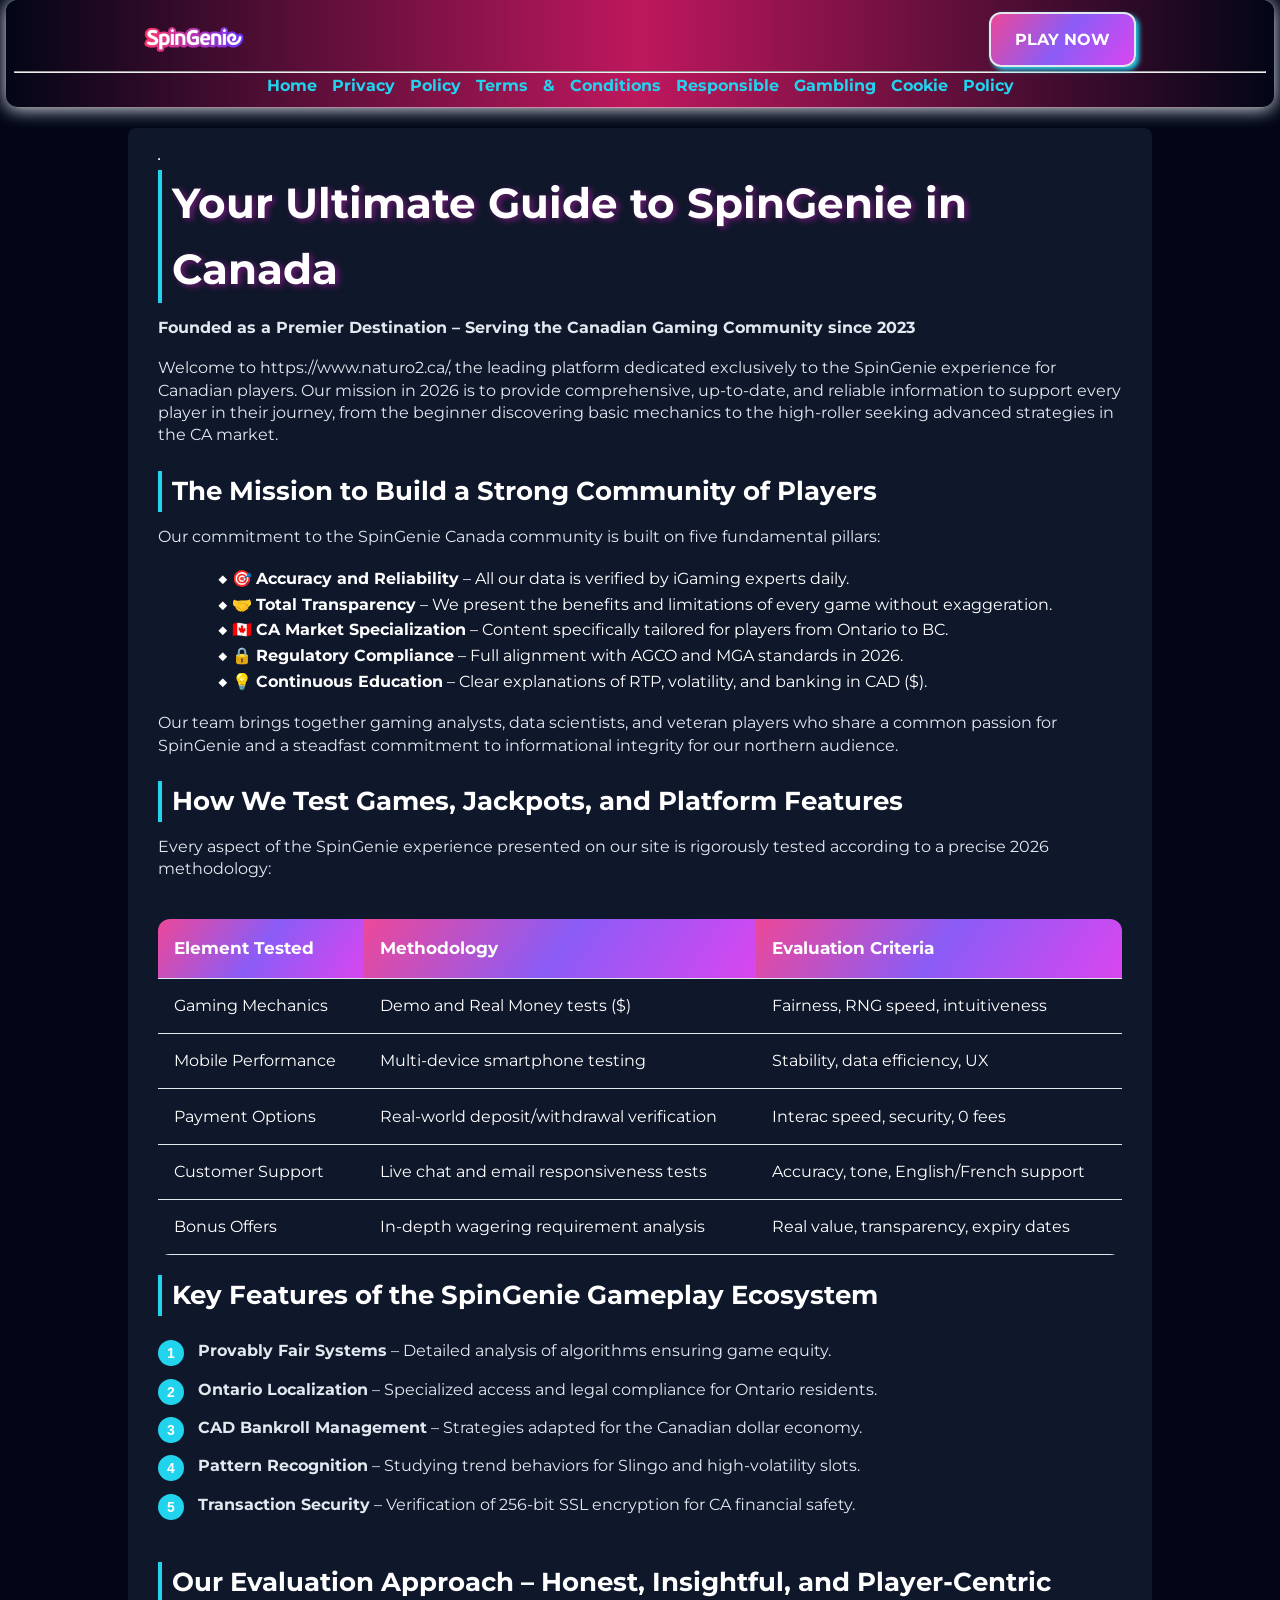
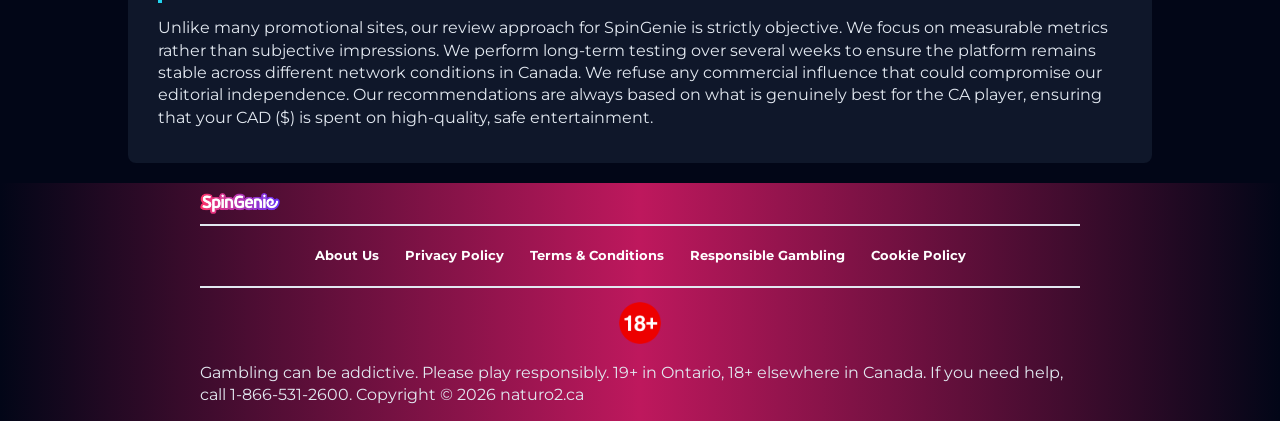
<file: about-us/index.html>
<!DOCTYPE html>
<html lang="en">

<head>
    <meta charset="UTF-8">
    <meta name="viewport" content="width=device-width, initial-scale=1.0">
    <link rel="stylesheet" href="/style.css">
    <link rel="shortcut icon" href="/favicon.ico" type="image/x-icon">
    <title>About SpinGenie Canada – Your Trusted Gaming Companion</title>
    <meta name="description"
        content="Learn more about SpinGenie Canada, our mission to provide the best gaming experience, and how we serve the CA player community in 2026.">
    <link rel="canonical" href="https://www.naturo2.ca/about-us/">
</head>

<body>
    <header>
        <div class="logo-container">
            <a href="/">
                <img src="/img/logo.webp" alt="SpinGenie Canada Logo" width="100" height="80">
            </a>
            <a href="/play/" class="btn" rel="nofollow" content="noindex">PLAY NOW</a>
        </div>
        <hr>
        <nav class="navigation-list">
            <a href="/">Home</a>
            <a href="/privacy-policy/">Privacy Policy</a>
            <a href="/terms-and-conditions/">Terms & Conditions</a>
            <a href="/responsible-gambling/">Responsible Gambling</a>
            <a href="/cookie-policy/">Cookie Policy</a>
        </nav>
    </header>
    <main>
        <div class="container-long">
            <hr class="title-line">
            <h1>Your Ultimate Guide to SpinGenie in Canada</h1>
            <p><strong>Founded as a Premier Destination – Serving the Canadian Gaming Community since 2023</strong></p>
            <p>Welcome to https://www.naturo2.ca/, the leading platform dedicated exclusively to the SpinGenie
                experience for Canadian players. Our mission in 2026 is to provide comprehensive, up-to-date, and
                reliable information to support every player in their journey, from the beginner discovering basic
                mechanics to the high-roller seeking advanced strategies in the CA market.</p>

            <h2>The Mission to Build a Strong Community of Players</h2>
            <p>Our commitment to the SpinGenie Canada community is built on five fundamental pillars:</p>
            <ul>
                <li>🎯 <strong>Accuracy and Reliability</strong> – All our data is verified by iGaming experts daily.
                </li>
                <li>🤝 <strong>Total Transparency</strong> – We present the benefits and limitations of every game
                    without exaggeration.</li>
                <li>🇨🇦 <strong>CA Market Specialization</strong> – Content specifically tailored for players from
                    Ontario to BC.</li>
                <li>🔒 <strong>Regulatory Compliance</strong> – Full alignment with AGCO and MGA standards in 2026.</li>
                <li>💡 <strong>Continuous Education</strong> – Clear explanations of RTP, volatility, and banking in CAD
                    ($).</li>
            </ul>
            <p>Our team brings together gaming analysts, data scientists, and veteran players who share a common passion
                for SpinGenie and a steadfast commitment to informational integrity for our northern audience.</p>

            <h2>How We Test Games, Jackpots, and Platform Features</h2>
            <p>Every aspect of the SpinGenie experience presented on our site is rigorously tested according to a
                precise 2026 methodology:</p>
            <div class="table-wrapper">
                <table>
                    <tr>
                        <th>Element Tested</th>
                        <th>Methodology</th>
                        <th>Evaluation Criteria</th>
                    </tr>
                    <tr>
                        <td>Gaming Mechanics</td>
                        <td>Demo and Real Money tests ($)</td>
                        <td>Fairness, RNG speed, intuitiveness</td>
                    </tr>
                    <tr>
                        <td>Mobile Performance</td>
                        <td>Multi-device smartphone testing</td>
                        <td>Stability, data efficiency, UX</td>
                    </tr>
                    <tr>
                        <td>Payment Options</td>
                        <td>Real-world deposit/withdrawal verification</td>
                        <td>Interac speed, security, 0 fees</td>
                    </tr>
                    <tr>
                        <td>Customer Support</td>
                        <td>Live chat and email responsiveness tests</td>
                        <td>Accuracy, tone, English/French support</td>
                    </tr>
                    <tr>
                        <td>Bonus Offers</td>
                        <td>In-depth wagering requirement analysis</td>
                        <td>Real value, transparency, expiry dates</td>
                    </tr>
                </table>
            </div>

            <h2>Key Features of the SpinGenie Gameplay Ecosystem</h2>
            <ol class="pink-circle-list">
                <li>
                    <p><strong>Provably Fair Systems</strong> – Detailed analysis of algorithms ensuring game equity.
                    </p>
                </li>
                <li>
                    <p><strong>Ontario Localization</strong> – Specialized access and legal compliance for Ontario
                        residents.</p>
                </li>
                <li>
                    <p><strong>CAD Bankroll Management</strong> – Strategies adapted for the Canadian dollar economy.
                    </p>
                </li>
                <li>
                    <p><strong>Pattern Recognition</strong> – Studying trend behaviors for Slingo and high-volatility
                        slots.</p>
                </li>
                <li>
                    <p><strong>Transaction Security</strong> – Verification of 256-bit SSL encryption for CA financial
                        safety.</p>
                </li>
            </ol>

            <h2>Our Evaluation Approach – Honest, Insightful, and Player-Centric</h2>
            <p>Unlike many promotional sites, our review approach for SpinGenie is strictly objective. We focus on
                measurable metrics rather than subjective impressions. We perform long-term testing over several weeks
                to ensure the platform remains stable across different network conditions in Canada. We refuse any
                commercial influence that could compromise our editorial independence. Our recommendations are always
                based on what is genuinely best for the CA player, ensuring that your CAD ($) is spent on high-quality,
                safe entertainment.</p>
        </div>
    </main>
    <footer>
        <a href="/">
            <img src="/img/logo.webp" alt="SpinGenie Canada" width="80" height="80">
        </a>
        <hr class="faq-hr">
        <div class="flex-wrapper">
            <a href="/about-us/">About Us</a>
            <a href="/privacy-policy/">Privacy Policy</a>
            <a href="/terms-and-conditions/">Terms & Conditions</a>
            <a href="/responsible-gambling/">Responsible Gambling</a>
            <a href="/cookie-policy/">Cookie Policy</a>
        </div>
        <hr class="faq-hr">
        <img src="/img/18-icon.webp" alt="18+ Icon" width="50" height="50">
        <p>Gambling can be addictive. Please play responsibly. 19+ in Ontario, 18+ elsewhere in Canada. If you need
            help, call 1-866-531-2600. Copyright © 2026 naturo2.ca</p>
    </footer>
</body>

</html>
</file>
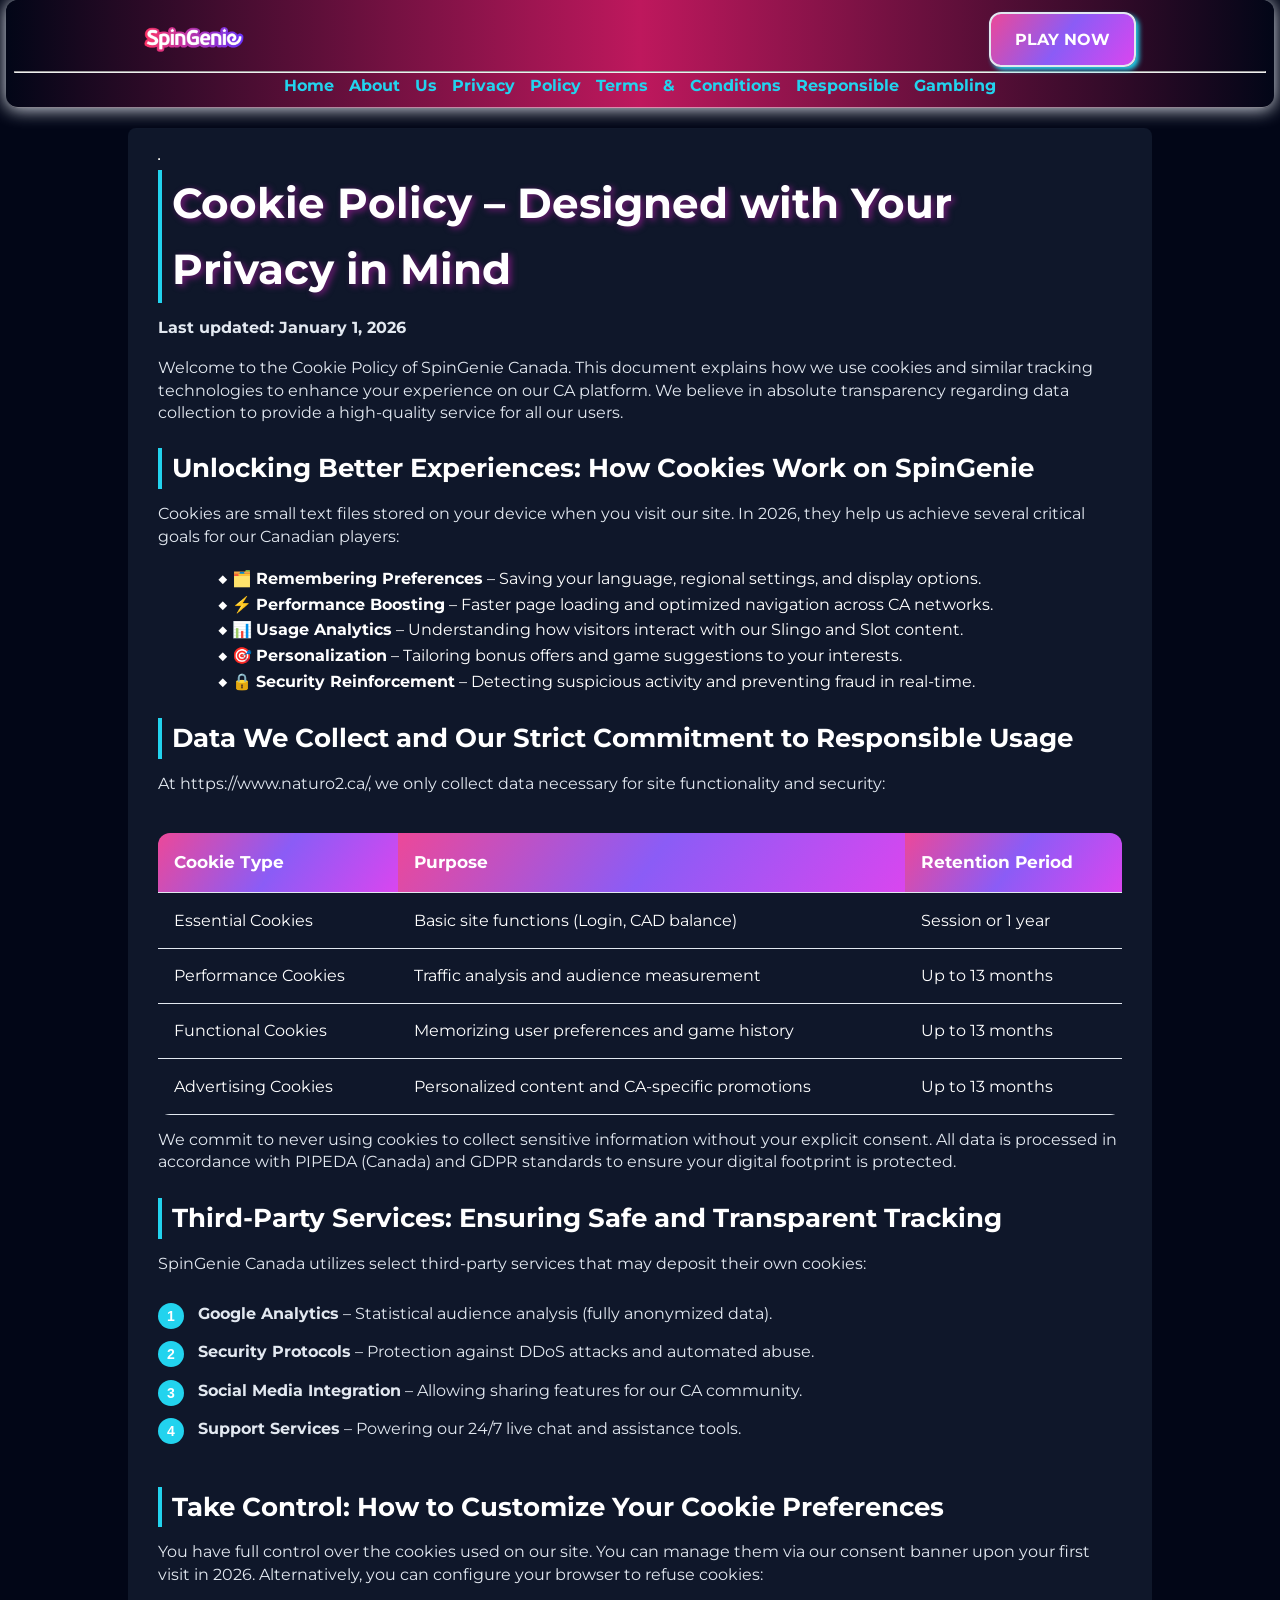
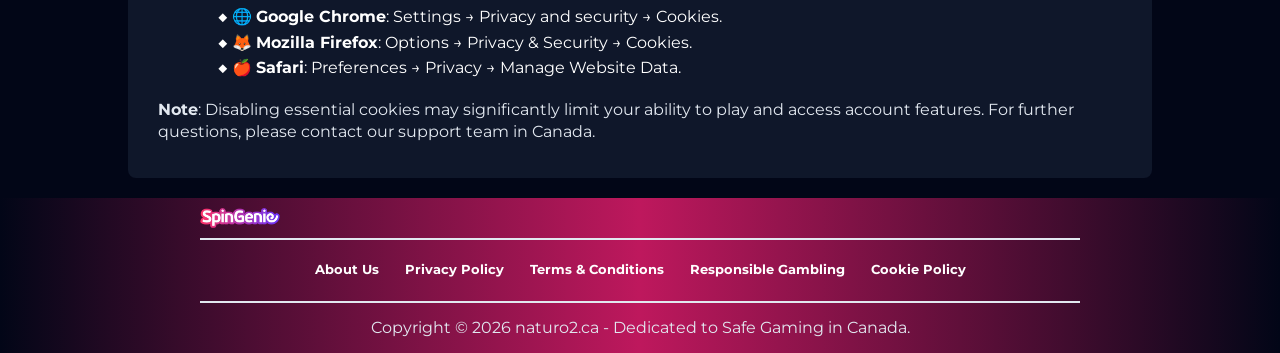
<file: cookie-policy/index.html>
<!DOCTYPE html>
<html lang="en">

<head>
    <meta charset="UTF-8">
    <meta name="viewport" content="width=device-width, initial-scale=1.0">
    <link rel="stylesheet" href="/style.css">
    <link rel="shortcut icon" href="/favicon.ico" type="image/x-icon">
    <title>Cookie Policy – Enhancing Your SpinGenie Experience</title>
    <meta name="description"
        content="Discover how SpinGenie Canada uses cookies to improve security, performance, and personalization for our players.">
    <link rel="canonical" href="https://www.naturo2.ca/cookie-policy/">
</head>

<body>
    <header>
        <div class="logo-container">
            <a href="/">
                <img src="/img/logo.webp" alt="SpinGenie Logo" width="100" height="80">
            </a>
            <a href="/play/" class="btn" rel="nofollow" content="noindex">PLAY NOW</a>
        </div>
        <hr>
        <nav class="navigation-list">
            <a href="/">Home</a>
            <a href="/about-us/">About Us</a>
            <a href="/privacy-policy/">Privacy Policy</a>
            <a href="/terms-and-conditions/">Terms & Conditions</a>
            <a href="/responsible-gambling/">Responsible Gambling</a>
        </nav>
    </header>
    <main>
        <div class="container-long">
            <hr class="title-line">
            <h1>Cookie Policy – Designed with Your Privacy in Mind</h1>
            <p><strong>Last updated: January 1, 2026</strong></p>
            <p>Welcome to the Cookie Policy of SpinGenie Canada. This document explains how we use cookies and similar
                tracking technologies to enhance your experience on our CA platform. We believe in absolute transparency
                regarding data collection to provide a high-quality service for all our users.</p>

            <h2>Unlocking Better Experiences: How Cookies Work on SpinGenie</h2>
            <p>Cookies are small text files stored on your device when you visit our site. In 2026, they help us achieve
                several critical goals for our Canadian players:</p>
            <ul>
                <li>🗂️ <strong>Remembering Preferences</strong> – Saving your language, regional settings, and display
                    options.</li>
                <li>⚡ <strong>Performance Boosting</strong> – Faster page loading and optimized navigation across CA
                    networks.</li>
                <li>📊 <strong>Usage Analytics</strong> – Understanding how visitors interact with our Slingo and Slot
                    content.</li>
                <li>🎯 <strong>Personalization</strong> – Tailoring bonus offers and game suggestions to your interests.
                </li>
                <li>🔒 <strong>Security Reinforcement</strong> – Detecting suspicious activity and preventing fraud in
                    real-time.</li>
            </ul>

            <h2>Data We Collect and Our Strict Commitment to Responsible Usage</h2>
            <p>At https://www.naturo2.ca/, we only collect data necessary for site functionality and security:</p>
            <div class="table-wrapper">
                <table>
                    <tr>
                        <th>Cookie Type</th>
                        <th>Purpose</th>
                        <th>Retention Period</th>
                    </tr>
                    <tr>
                        <td>Essential Cookies</td>
                        <td>Basic site functions (Login, CAD balance)</td>
                        <td>Session or 1 year</td>
                    </tr>
                    <tr>
                        <td>Performance Cookies</td>
                        <td>Traffic analysis and audience measurement</td>
                        <td>Up to 13 months</td>
                    </tr>
                    <tr>
                        <td>Functional Cookies</td>
                        <td>Memorizing user preferences and game history</td>
                        <td>Up to 13 months</td>
                    </tr>
                    <tr>
                        <td>Advertising Cookies</td>
                        <td>Personalized content and CA-specific promotions</td>
                        <td>Up to 13 months</td>
                    </tr>
                </table>
            </div>
            <p>We commit to never using cookies to collect sensitive information without your explicit consent. All data
                is processed in accordance with PIPEDA (Canada) and GDPR standards to ensure your digital footprint is
                protected.</p>

            <h2>Third-Party Services: Ensuring Safe and Transparent Tracking</h2>
            <p>SpinGenie Canada utilizes select third-party services that may deposit their own cookies:</p>
            <ol class="pink-circle-list">
                <li>
                    <p><strong>Google Analytics</strong> – Statistical audience analysis (fully anonymized data).</p>
                </li>
                <li>
                    <p><strong>Security Protocols</strong> – Protection against DDoS attacks and automated abuse.</p>
                </li>
                <li>
                    <p><strong>Social Media Integration</strong> – Allowing sharing features for our CA community.</p>
                </li>
                <li>
                    <p><strong>Support Services</strong> – Powering our 24/7 live chat and assistance tools.</p>
                </li>
            </ol>

            <h2>Take Control: How to Customize Your Cookie Preferences</h2>
            <p>You have full control over the cookies used on our site. You can manage them via our consent banner upon
                your first visit in 2026. Alternatively, you can configure your browser to refuse cookies:</p>
            <ul>
                <li>🌐 <strong>Google Chrome</strong>: Settings → Privacy and security → Cookies.</li>
                <li>🦊 <strong>Mozilla Firefox</strong>: Options → Privacy & Security → Cookies.</li>
                <li>🍎 <strong>Safari</strong>: Preferences → Privacy → Manage Website Data.</li>
            </ul>
            <p><strong>Note</strong>: Disabling essential cookies may significantly limit your ability to play and
                access account features. For further questions, please contact our support team in Canada.</p>
        </div>
    </main>
    <footer>
        <a href="/">
            <img src="/img/logo.webp" alt="SpinGenie Canada" width="80" height="80">
        </a>
        <hr class="faq-hr">
        <div class="flex-wrapper">
            <a href="/about-us/">About Us</a>
            <a href="/privacy-policy/">Privacy Policy</a>
            <a href="/terms-and-conditions/">Terms & Conditions</a>
            <a href="/responsible-gambling/">Responsible Gambling</a>
            <a href="/cookie-policy/">Cookie Policy</a>
        </div>
        <hr class="faq-hr">
        <p>Copyright © 2026 naturo2.ca - Dedicated to Safe Gaming in Canada.</p>
    </footer>
</body>

</html>
</file>
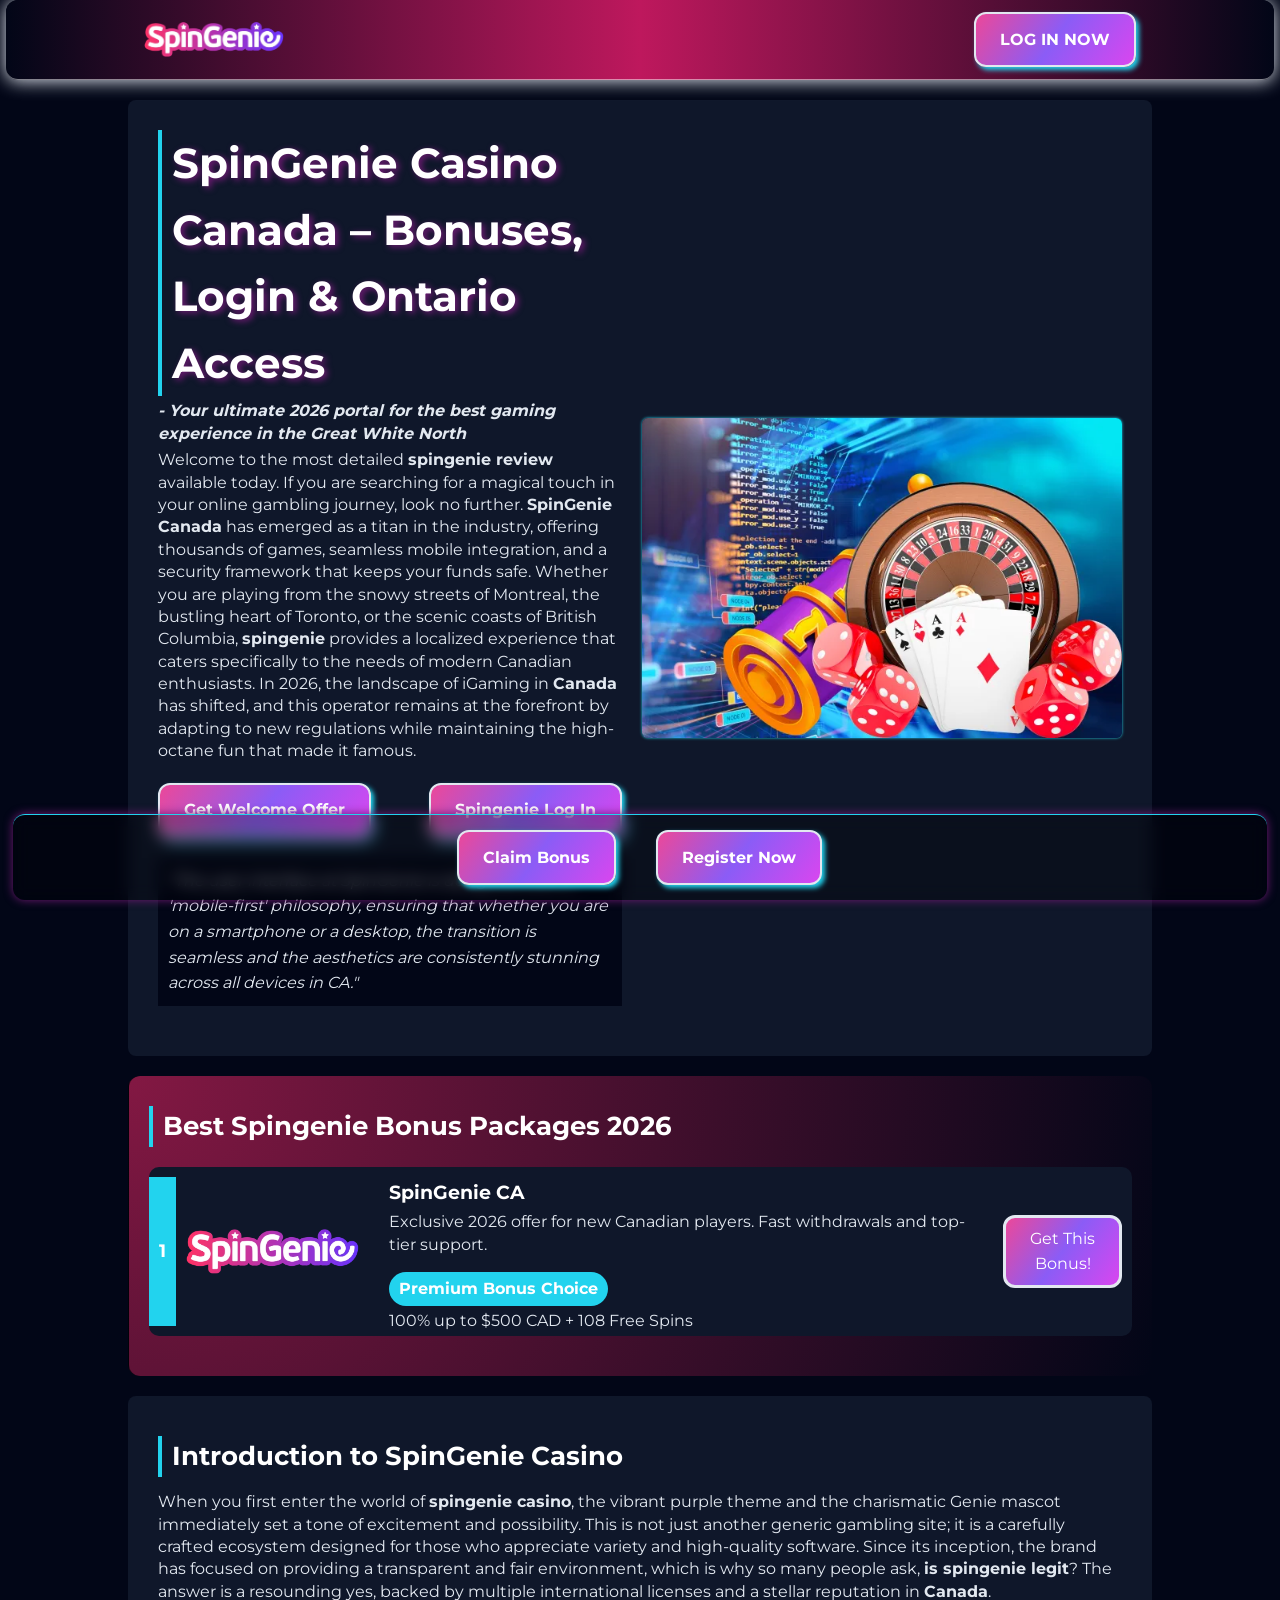
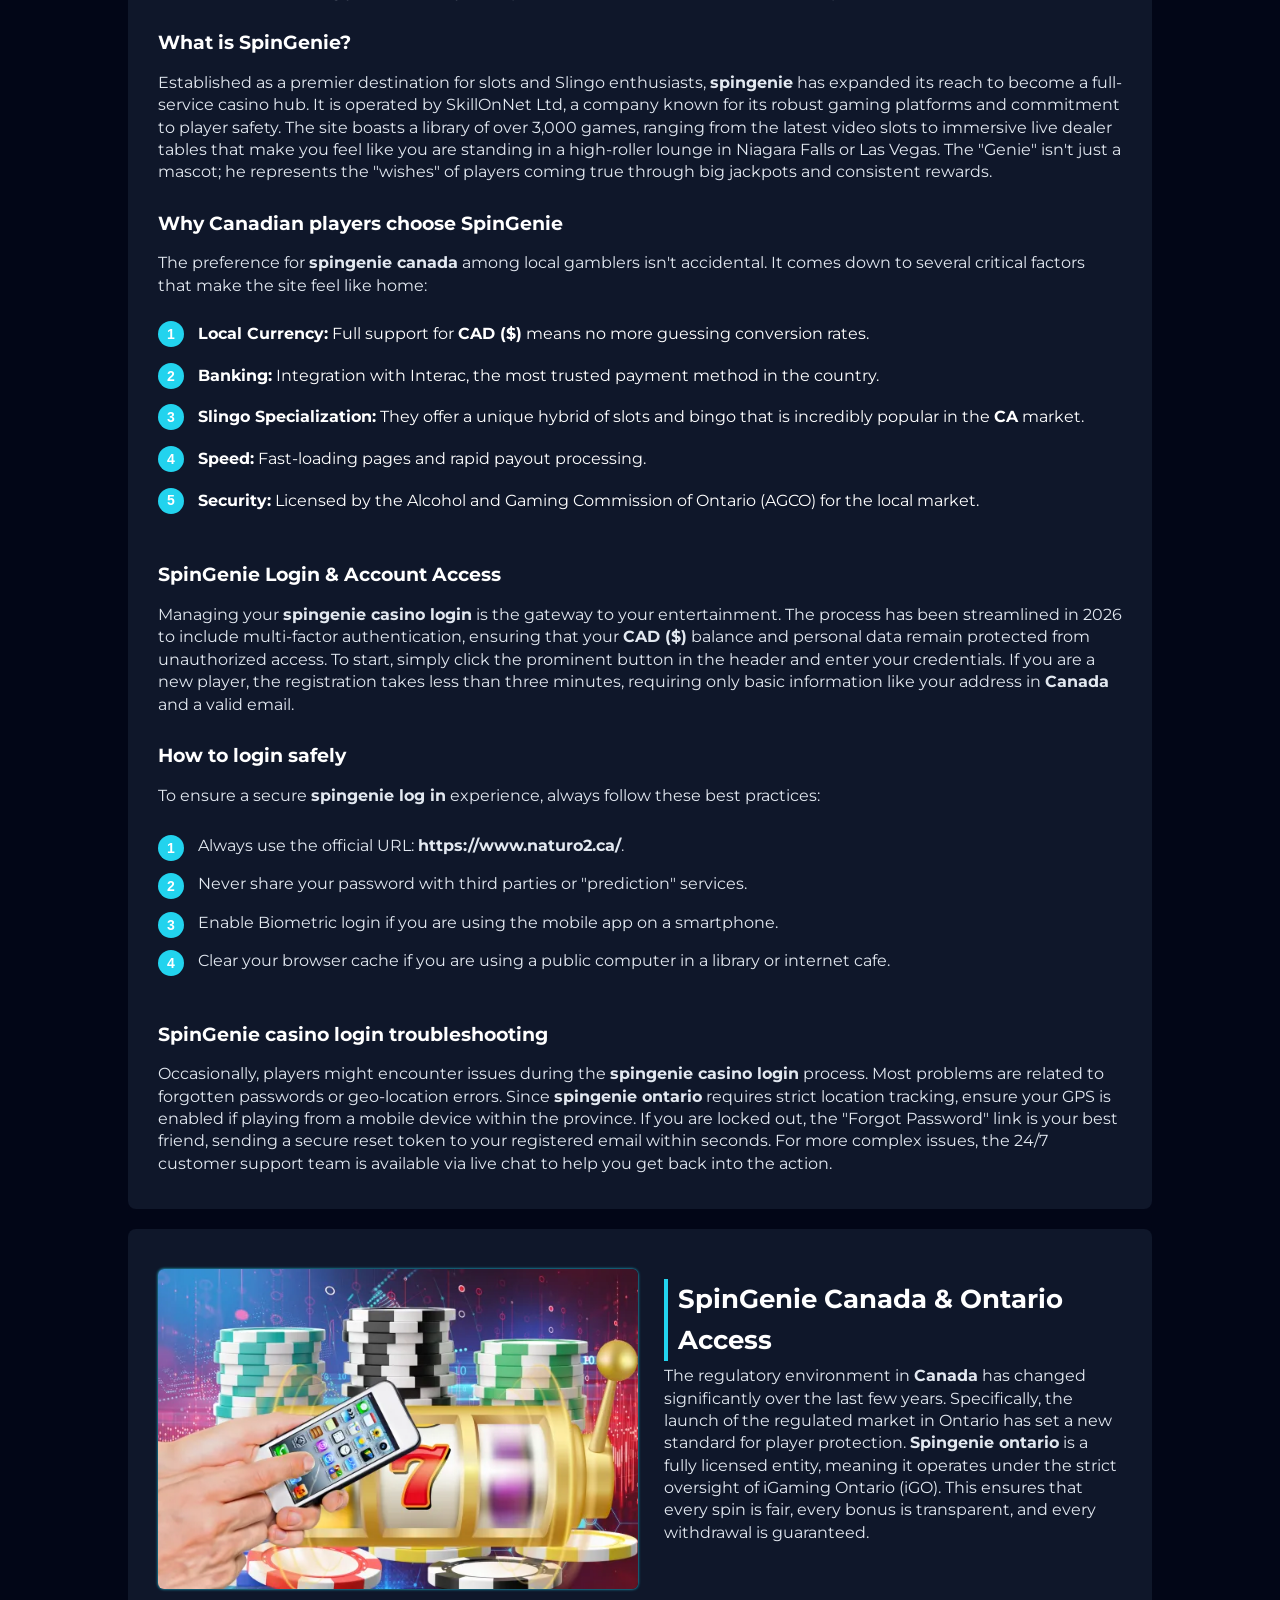
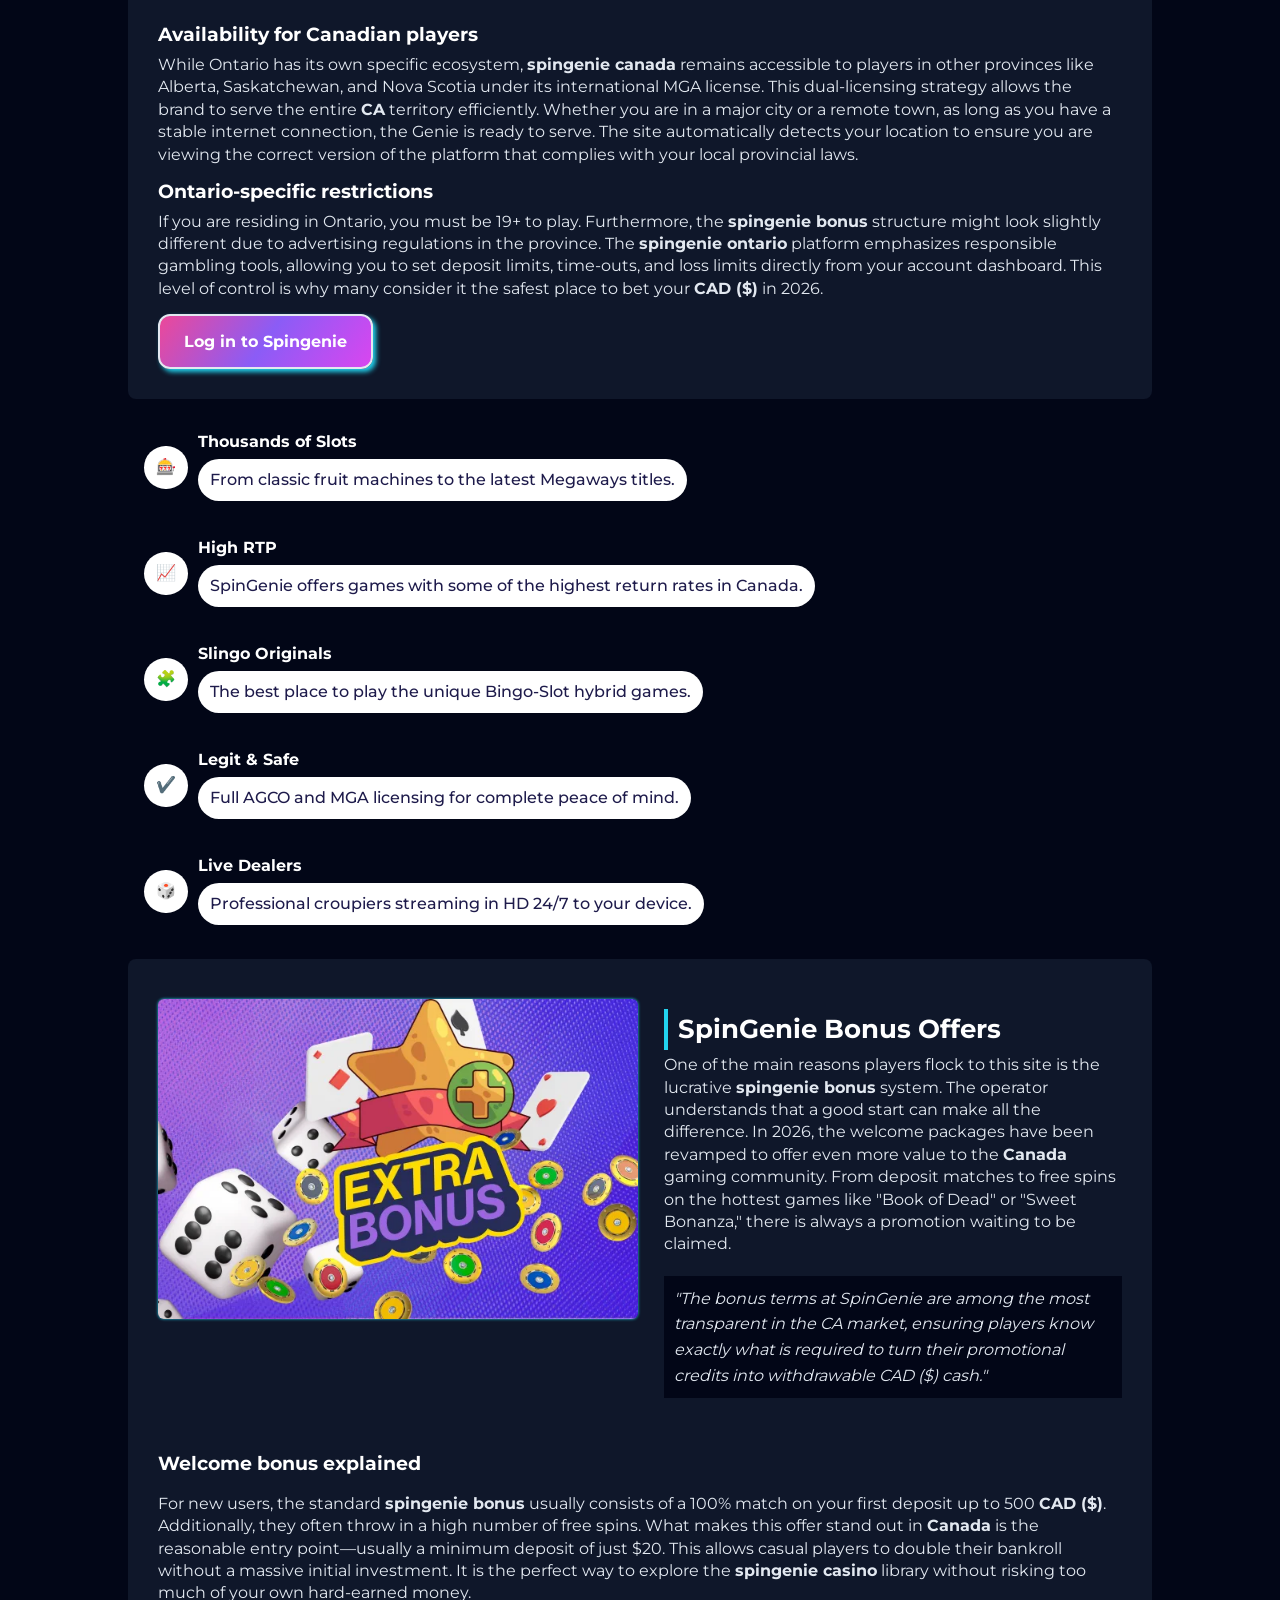
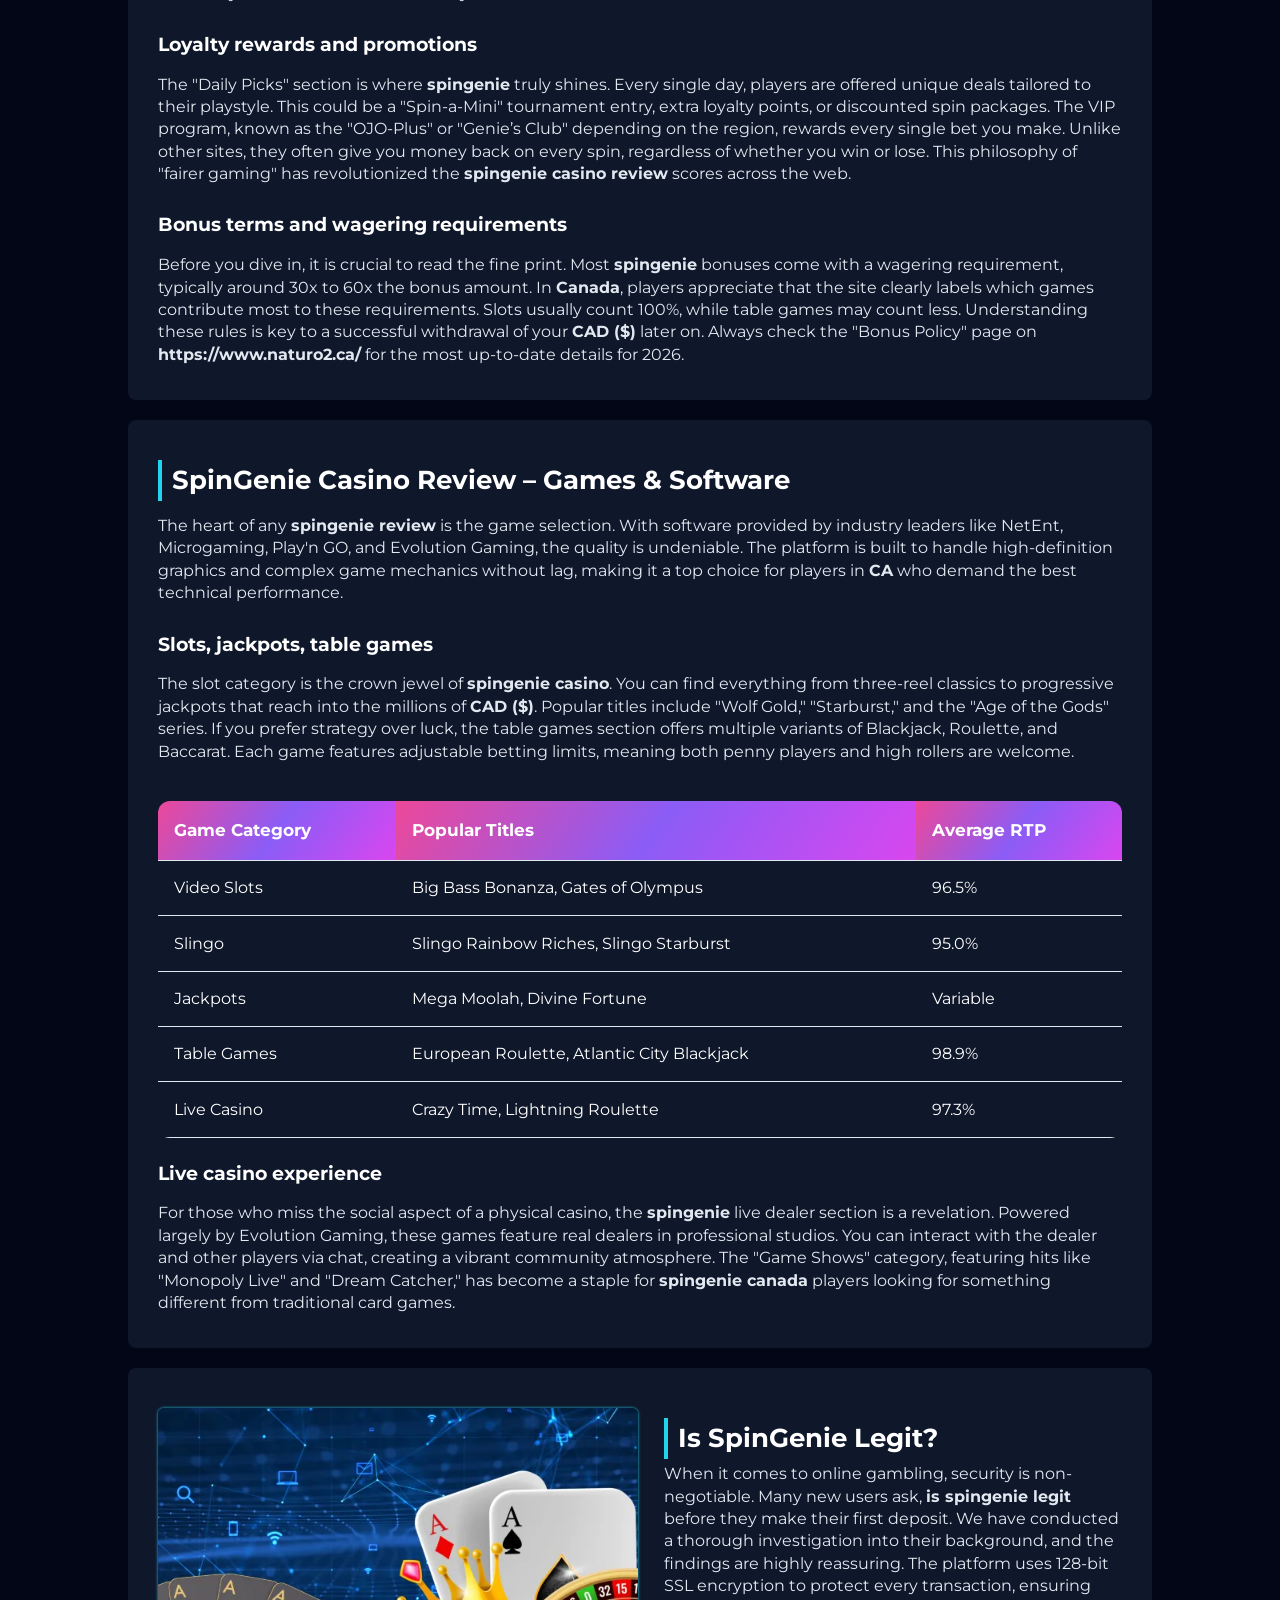
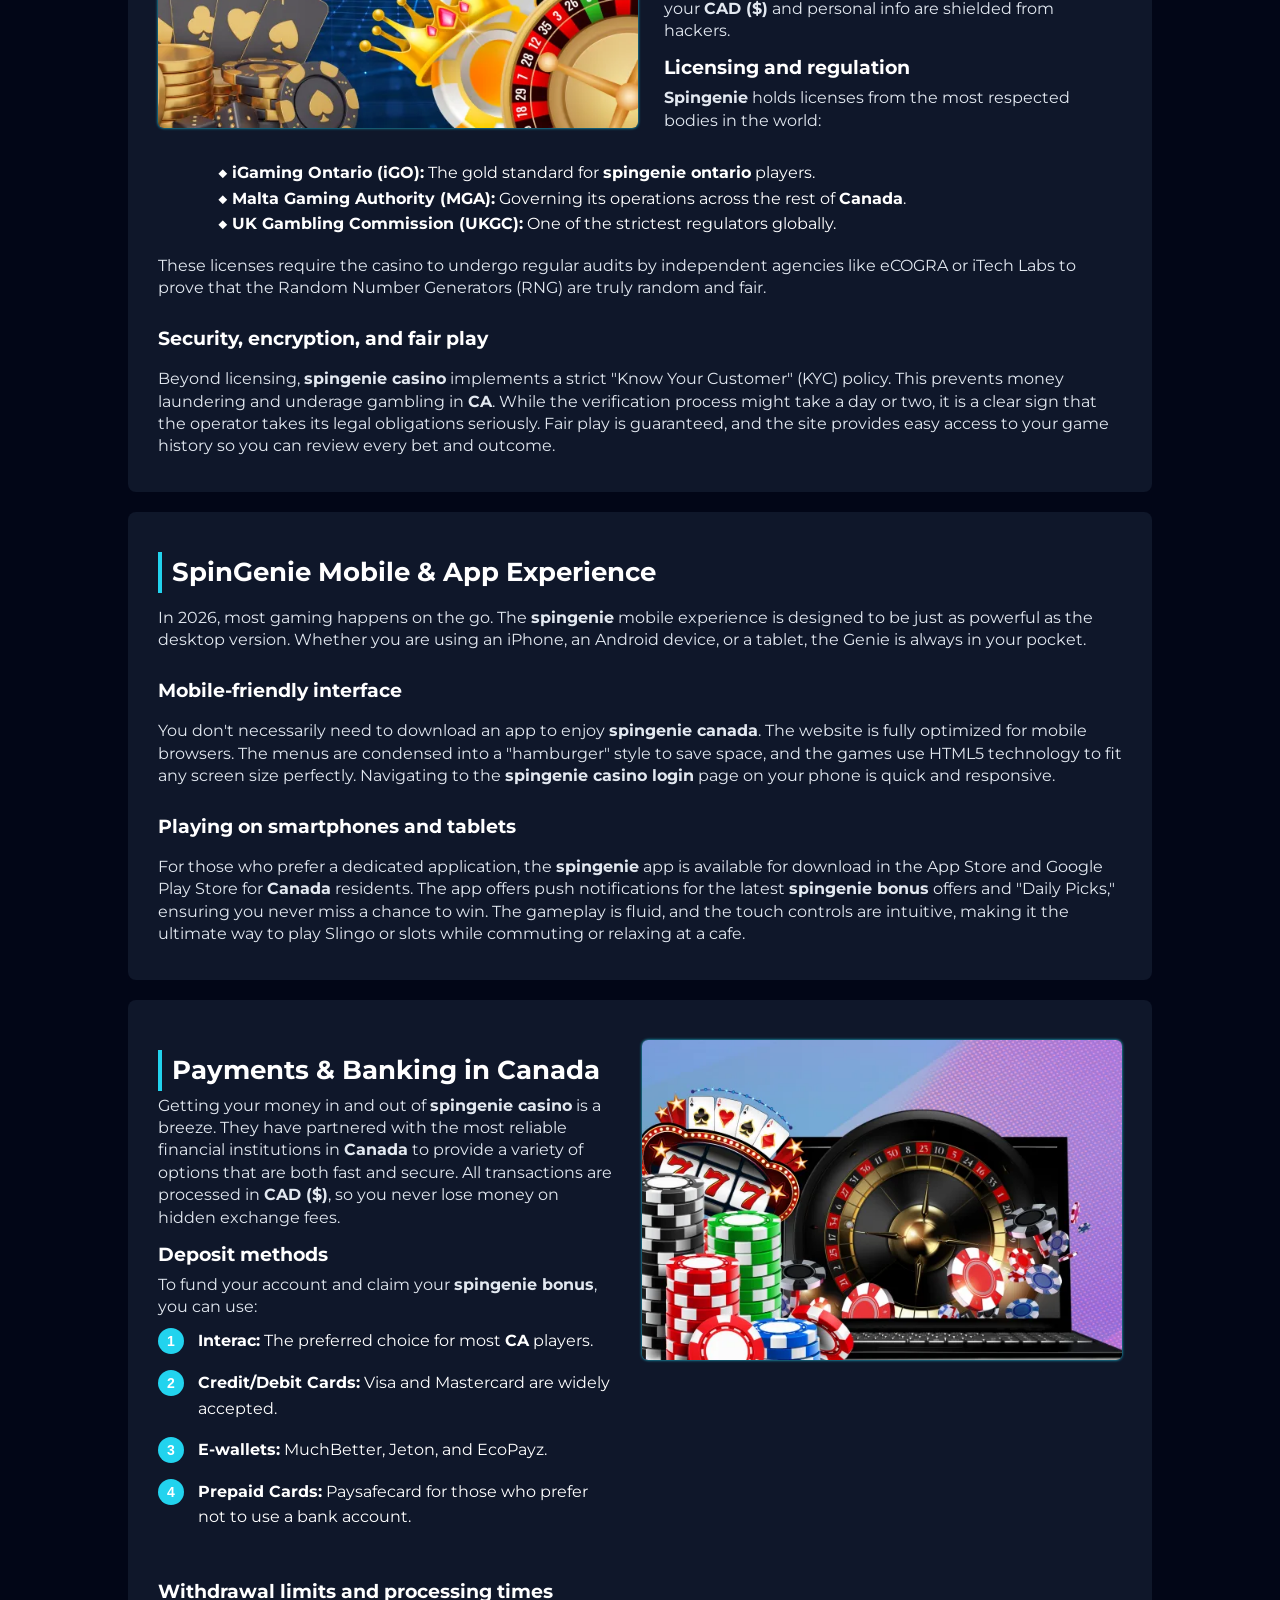
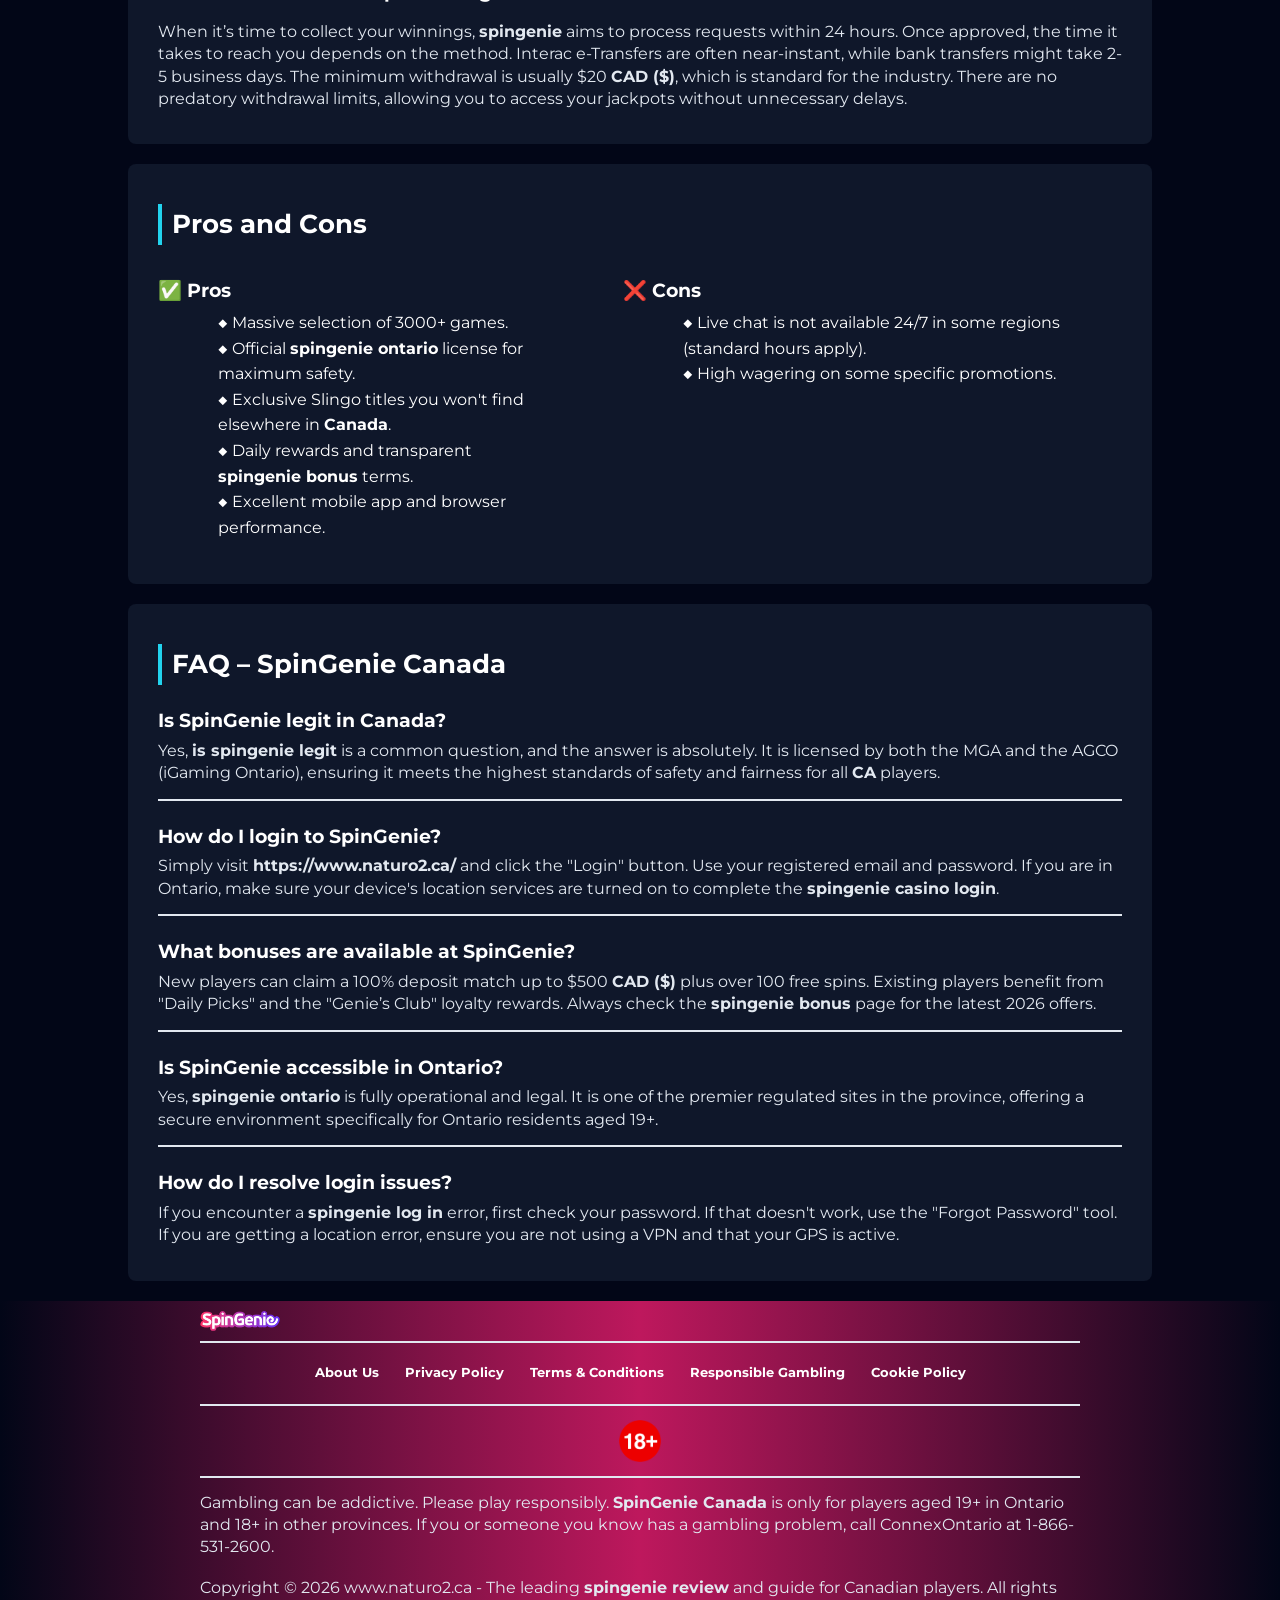
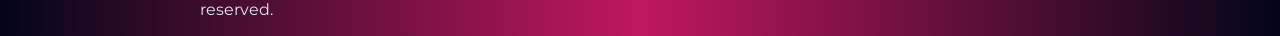
<file: en-ca/index.html>
<!DOCTYPE html>
<html lang="en-CA">

<head>
    <meta charset="UTF-8">
    <meta name="viewport" content="width=device-width, initial-scale=1.0">
    <link rel="stylesheet" href="/style.css">
    <link rel="shortcut icon" href="/favicon.ico" type="image/x-icon">
    <title>SpinGenie Casino Canada ⭐ Bonuses, Login & Ontario Access</title>
    <meta name="description"
        content="SpinGenie Casino Canada review: explore bonuses, login, Ontario availability, games and find out if SpinGenie is legit and safe.">
    <meta name="googlebot" content="index, follow, noarchive, max-snippet:-1">

    <link rel="alternate" hreflang="en-CA" href="https://www.naturo2.ca/en-ca/">
    <link rel="alternate" hreflang="x-default" href="https://www.naturo2.ca/">
    <link rel="canonical" href="https://www.naturo2.ca/en-ca/">

    <meta property="og:type" content="website" />
    <meta property="og:title" content="SpinGenie Casino Canada ⭐ Bonuses, Login & Ontario Access" />
    <meta property="og:description"
        content="SpinGenie Casino Canada review: explore bonuses, login, Ontario availability, games and find out if SpinGenie is legit and safe." />
    <meta property="og:url" content="https://www.naturo2.ca/" />
    <meta property="og:site_name" content="SpinGenie Canada" />
    <meta property="og:image" content="https://www.naturo2.ca/img/1.webp" />
    <meta property="og:locale" content="en_CA" />

    <meta name="twitter:card" content="summary_large_image" />
    <meta name="twitter:title" content="SpinGenie Casino Canada ⭐ Bonuses, Login & Ontario Access" />
    <meta name="twitter:description"
        content="SpinGenie Casino Canada review: explore bonuses, login, Ontario availability, games and find out if SpinGenie is legit and safe." />
    <meta name="twitter:image" content="https://www.naturo2.ca/img/1.webp" />

    <script type="application/ld+json">
        {
            "@context": "https://schema.org",
            "@type": "Article",
            "headline": "SpinGenie Casino Canada ⭐ Bonuses, Login & Ontario Access",
            "description": "SpinGenie Casino Canada review: explore bonuses, login, Ontario availability, games and find out if SpinGenie is legit and safe.",
            "mainEntityOfPage": {
                "@type": "WebPage",
                "@id": "https://www.naturo2.ca/"
            },
            "author": {
                "@type": "Person",
                "name": "iGaming Expert",
                "url": "https://www.naturo2.ca/"
            },
            "publisher": {
                "@type": "Organization",
                "name": "SpinGenie Canada",
                "logo": {
                    "@type": "ImageObject",
                    "url": "https://www.naturo2.ca/img/logo.webp"
                }
            },
            "datePublished": "2026-01-15",
            "dateModified": "2026-02-01"
        }
    </script>
</head>

<body>
    <header>
        <div class="logo-container">
            <a href="/">
                <img src="/img/logo.webp" alt="SpinGenie Casino Logo" width="140" height="80">
            </a>
            <a href="/play/" class="btn" rel="nofollow" content="noindex">LOG IN NOW</a>
        </div>
    </header>

    <main>

        <div class="banner-bottom">
            <a href="/play/" class="btn" rel="nofollow" content="noindex">Claim Bonus</a>
            <a href="/play/" class="btn-white" rel="nofollow" content="noindex">Register Now</a>
        </div>

        <div class="container">
            <div>
                <h1>SpinGenie Casino Canada – Bonuses, Login & Ontario Access</h1>
                <p>
                    <b><i>- Your ultimate 2026 portal for the best gaming experience in the Great White North</i> </b>
                </p>
                <p>
                    Welcome to the most detailed <strong>spingenie review</strong> available today. If you are searching
                    for a magical touch in your online gambling journey, look no further. <strong>SpinGenie
                        Canada</strong> has emerged as a titan in the industry, offering thousands of games, seamless
                    mobile integration, and a security framework that keeps your funds safe. Whether you are playing
                    from the snowy streets of Montreal, the bustling heart of Toronto, or the scenic coasts of British
                    Columbia, <strong>spingenie</strong> provides a localized experience that caters specifically to the
                    needs of modern Canadian enthusiasts. In 2026, the landscape of iGaming in <strong>Canada</strong>
                    has shifted, and this operator remains at the forefront by adapting to new regulations while
                    maintaining the high-octane fun that made it famous.
                </p>
                <div class="btn-container">
                    <a href="/play/" class="btn" rel="nofollow" content="noindex">Get Welcome
                        Offer</a>
                    <a href="/play/" class="btn-white" rel="nofollow" content="noindex">Spingenie
                        Log In</a>
                </div>

                <blockquote>
                    "The user interface at SpinGenie is designed with a 'mobile-first' philosophy, ensuring that whether
                    you are on a smartphone or a desktop, the transition is seamless and the aesthetics are consistently
                    stunning across all devices in CA."
                </blockquote>
            </div>
            <img src="/img/1.webp" alt="SpinGenie Casino Canada Interface" width="600" height="400">
        </div>

        <div class="casino-vitrina">
            <h2>
                Best Spingenie Bonus Packages 2026
            </h2>
            <div class="casino-card">
                <div class="casino-rank">1</div>
                <a href="/play/" class="casino-left" rel="nofollow" content="noindex">
                    <img src="/img/logo.webp" alt="SpinGenie Canada Official" class="casino-logo" width="100"
                        height="50" />
                </a>
                <div class="casino-center">
                    <div class="casino-code">
                        <a href="/play/" rel="nofollow" content="noindex">
                            <h3>SpinGenie CA</h3>
                        </a>
                        <p>Exclusive 2026 offer for new Canadian players. Fast withdrawals and top-tier support.</p>

                        <div class="casino-rating"><span class="star">Premium Bonus Choice</span></div>
                        <p class="casino-bonus">100% up to $500 CAD + 108 Free Spins</p>
                    </div>
                </div>
                <div class="casino-actions">
                    <a href="/play/" class="btn-red-bonus" rel="nofollow" content="noindex">Get
                        This Bonus!</a>
                </div>
            </div>
        </div>

        <div class="container-long">
            <h2>Introduction to SpinGenie Casino</h2>
            <p>
                When you first enter the world of <strong>spingenie casino</strong>, the vibrant purple theme and the
                charismatic Genie mascot immediately set a tone of excitement and possibility. This is not just another
                generic gambling site; it is a carefully crafted ecosystem designed for those who appreciate variety and
                high-quality software. Since its inception, the brand has focused on providing a transparent and fair
                environment, which is why so many people ask, <strong>is spingenie legit</strong>? The answer is a
                resounding yes, backed by multiple international licenses and a stellar reputation in
                <strong>Canada</strong>.
            </p>

            <h3>What is SpinGenie?</h3>
            <p>Established as a premier destination for slots and Slingo enthusiasts, <strong>spingenie</strong> has
                expanded its reach to become a full-service casino hub. It is operated by SkillOnNet Ltd, a company
                known for its robust gaming platforms and commitment to player safety. The site boasts a library of over
                3,000 games, ranging from the latest video slots to immersive live dealer tables that make you feel like
                you are standing in a high-roller lounge in Niagara Falls or Las Vegas. The "Genie" isn't just a mascot;
                he represents the "wishes" of players coming true through big jackpots and consistent rewards.</p>

            <h3>Why Canadian players choose SpinGenie</h3>
            <p>The preference for <strong>spingenie canada</strong> among local gamblers isn't accidental. It comes down
                to several critical factors that make the site feel like home:</p>
            <ul class="pink-circle-list">
                <li><strong>Local Currency:</strong> Full support for <strong>CAD ($)</strong> means no more guessing
                    conversion rates.</li>
                <li><strong>Banking:</strong> Integration with Interac, the most trusted payment method in the country.
                </li>
                <li><strong>Slingo Specialization:</strong> They offer a unique hybrid of slots and bingo that is
                    incredibly popular in the <strong>CA</strong> market.</li>
                <li><strong>Speed:</strong> Fast-loading pages and rapid payout processing.</li>
                <li><strong>Security:</strong> Licensed by the Alcohol and Gaming Commission of Ontario (AGCO) for the
                    local market.</li>
            </ul>

            <h3>SpinGenie Login & Account Access</h3>
            <p>Managing your <strong>spingenie casino login</strong> is the gateway to your entertainment. The process
                has been streamlined in 2026 to include multi-factor authentication, ensuring that your <strong>CAD
                    ($)</strong> balance and personal data remain protected from unauthorized access. To start, simply
                click the prominent button in the header and enter your credentials. If you are a new player, the
                registration takes less than three minutes, requiring only basic information like your address in
                <strong>Canada</strong> and a valid email.
            </p>

            <h3>How to login safely</h3>
            <p>To ensure a secure <strong>spingenie log in</strong> experience, always follow these best practices:</p>
            <ol class="pink-circle-list">
                <li>
                    <p>Always use the official URL: <strong>https://www.naturo2.ca/</strong>.</p>
                </li>
                <li>
                    <p>Never share your password with third parties or "prediction" services.</p>
                </li>
                <li>
                    <p>Enable Biometric login if you are using the mobile app on a smartphone.</p>
                </li>
                <li>
                    <p>Clear your browser cache if you are using a public computer in a library or internet cafe.</p>
                </li>
            </ol>

            <h3>SpinGenie casino login troubleshooting</h3>
            <p>Occasionally, players might encounter issues during the <strong>spingenie casino login</strong> process.
                Most problems are related to forgotten passwords or geo-location errors. Since <strong>spingenie
                    ontario</strong> requires strict location tracking, ensure your GPS is enabled if playing from a
                mobile device within the province. If you are locked out, the "Forgot Password" link is your best
                friend, sending a secure reset token to your registered email within seconds. For more complex issues,
                the 24/7 customer support team is available via live chat to help you get back into the action.</p>
        </div>

        <div class="container-long">
            <div class="flex-wrapper">
                <img src="/img/2.webp" alt="SpinGenie Ontario Gaming" width="600" height="400">
                <div>
                    <h2>SpinGenie Canada & Ontario Access</h2>
                    <p>
                        The regulatory environment in <strong>Canada</strong> has changed significantly over the last
                        few years. Specifically, the launch of the regulated market in Ontario has set a new standard
                        for player protection. <strong>Spingenie ontario</strong> is a fully licensed entity, meaning it
                        operates under the strict oversight of iGaming Ontario (iGO). This ensures that every spin is
                        fair, every bonus is transparent, and every withdrawal is guaranteed.
                    </p>
                </div>
            </div>

            <div>
                <h3>Availability for Canadian players</h3>
                <p>While Ontario has its own specific ecosystem, <strong>spingenie canada</strong> remains accessible to
                    players in other provinces like Alberta, Saskatchewan, and Nova Scotia under its international MGA
                    license. This dual-licensing strategy allows the brand to serve the entire <strong>CA</strong>
                    territory efficiently. Whether you are in a major city or a remote town, as long as you have a
                    stable internet connection, the Genie is ready to serve. The site automatically detects your
                    location to ensure you are viewing the correct version of the platform that complies with your local
                    provincial laws.</p>

                <h3>Ontario-specific restrictions</h3>
                <p>If you are residing in Ontario, you must be 19+ to play. Furthermore, the <strong>spingenie
                        bonus</strong> structure might look slightly different due to advertising regulations in the
                    province. The <strong>spingenie ontario</strong> platform emphasizes responsible gambling tools,
                    allowing you to set deposit limits, time-outs, and loss limits directly from your account dashboard.
                    This level of control is why many consider it the safest place to bet your <strong>CAD ($)</strong>
                    in 2026.</p>
            </div>
            <a href="/play/" class="btn" rel="nofollow" content="noindex">Log in to Spingenie</a>
        </div>

        <div class="breake">
            <div class="breake-block">
                <p>🎰</p>
                <div>
                    <h4>Thousands of Slots</h4>
                    <p>From classic fruit machines to the latest Megaways titles.</p>
                </div>
            </div>
            <div class="breake-block">
                <p>📈</p>
                <div>
                    <h4>High RTP</h4>
                    <p>SpinGenie offers games with some of the highest return rates in Canada.</p>
                </div>
            </div>
            <div class="breake-block">
                <p>🧩</p>
                <div>
                    <h4>Slingo Originals</h4>
                    <p>The best place to play the unique Bingo-Slot hybrid games.</p>
                </div>
            </div>
            <div class="breake-block">
                <p>✔️</p>
                <div>
                    <h4>Legit & Safe</h4>
                    <p>Full AGCO and MGA licensing for complete peace of mind.</p>
                </div>
            </div>
            <div class="breake-block">
                <p>🎲</p>
                <div>
                    <h4>Live Dealers</h4>
                    <p>Professional croupiers streaming in HD 24/7 to your device.</p>
                </div>
            </div>
        </div>

        <div class="container-long">
            <div class="flex-wrapper">
                <img src="/img/3.webp" alt="SpinGenie Ontario Gaming" width="600" height="400">
                <div>
                    <h2>SpinGenie Bonus Offers</h2>
                    <p>
                        One of the main reasons players flock to this site is the lucrative <strong>spingenie
                            bonus</strong>
                        system. The operator understands that a good start can make all the difference. In 2026, the
                        welcome
                        packages have been revamped to offer even more value to the <strong>Canada</strong> gaming
                        community.
                        From deposit matches to free spins on the hottest games like "Book of Dead" or "Sweet Bonanza,"
                        there is
                        always a promotion waiting to be claimed.
                    </p>
                    <blockquote>
                        "The bonus terms at SpinGenie are among the most transparent in the CA market, ensuring players
                        know
                        exactly what is required to turn their promotional credits into withdrawable CAD ($) cash."
                    </blockquote>
                </div>

            </div>

            <h3>Welcome bonus explained</h3>
            <p>For new users, the standard <strong>spingenie bonus</strong> usually consists of a 100% match on your
                first deposit up to 500 <strong>CAD ($)</strong>. Additionally, they often throw in a high number of
                free spins. What makes this offer stand out in <strong>Canada</strong> is the reasonable entry
                point—usually a minimum deposit of just $20. This allows casual players to double their bankroll without
                a massive initial investment. It is the perfect way to explore the <strong>spingenie casino</strong>
                library without risking too much of your own hard-earned money.</p>

            <h3>Loyalty rewards and promotions</h3>
            <p>The "Daily Picks" section is where <strong>spingenie</strong> truly shines. Every single day, players are
                offered unique deals tailored to their playstyle. This could be a "Spin-a-Mini" tournament entry, extra
                loyalty points, or discounted spin packages. The VIP program, known as the "OJO-Plus" or "Genie’s Club"
                depending on the region, rewards every single bet you make. Unlike other sites, they often give you
                money back on every spin, regardless of whether you win or lose. This philosophy of "fairer gaming" has
                revolutionized the <strong>spingenie casino review</strong> scores across the web.</p>

            <h3>Bonus terms and wagering requirements</h3>
            <p>Before you dive in, it is crucial to read the fine print. Most <strong>spingenie</strong> bonuses come
                with a wagering requirement, typically around 30x to 60x the bonus amount. In <strong>Canada</strong>,
                players appreciate that the site clearly labels which games contribute most to these requirements. Slots
                usually count 100%, while table games may count less. Understanding these rules is key to a successful
                withdrawal of your <strong>CAD ($)</strong> later on. Always check the "Bonus Policy" page on
                <strong>https://www.naturo2.ca/</strong> for the most up-to-date details for 2026.
            </p>
        </div>

        <div class="container-long">
            <h2>SpinGenie Casino Review – Games & Software</h2>
            <p>The heart of any <strong>spingenie review</strong> is the game selection. With software provided by
                industry leaders like NetEnt, Microgaming, Play'n GO, and Evolution Gaming, the quality is undeniable.
                The platform is built to handle high-definition graphics and complex game mechanics without lag, making
                it a top choice for players in <strong>CA</strong> who demand the best technical performance.</p>

            <h3>Slots, jackpots, table games</h3>
            <p>The slot category is the crown jewel of <strong>spingenie casino</strong>. You can find everything from
                three-reel classics to progressive jackpots that reach into the millions of <strong>CAD ($)</strong>.
                Popular titles include "Wolf Gold," "Starburst," and the "Age of the Gods" series. If you prefer
                strategy over luck, the table games section offers multiple variants of Blackjack, Roulette, and
                Baccarat. Each game features adjustable betting limits, meaning both penny players and high rollers are
                welcome.</p>

            <div class="table-wrapper">
                <table>
                    <tr>
                        <th>Game Category</th>
                        <th>Popular Titles</th>
                        <th>Average RTP</th>
                    </tr>
                    <tr>
                        <td>Video Slots</td>
                        <td>Big Bass Bonanza, Gates of Olympus</td>
                        <td>96.5%</td>
                    </tr>
                    <tr>
                        <td>Slingo</td>
                        <td>Slingo Rainbow Riches, Slingo Starburst</td>
                        <td>95.0%</td>
                    </tr>
                    <tr>
                        <td>Jackpots</td>
                        <td>Mega Moolah, Divine Fortune</td>
                        <td>Variable</td>
                    </tr>
                    <tr>
                        <td>Table Games</td>
                        <td>European Roulette, Atlantic City Blackjack</td>
                        <td>98.9%</td>
                    </tr>
                    <tr>
                        <td>Live Casino</td>
                        <td>Crazy Time, Lightning Roulette</td>
                        <td>97.3%</td>
                    </tr>
                </table>
            </div>

            <h3>Live casino experience</h3>
            <p>For those who miss the social aspect of a physical casino, the <strong>spingenie</strong> live dealer
                section is a revelation. Powered largely by Evolution Gaming, these games feature real dealers in
                professional studios. You can interact with the dealer and other players via chat, creating a vibrant
                community atmosphere. The "Game Shows" category, featuring hits like "Monopoly Live" and "Dream
                Catcher," has become a staple for <strong>spingenie canada</strong> players looking for something
                different from traditional card games.</p>
        </div>

        <div class="container-long">

            <div class="flex-wrapper">
                <img src="/img/5.webp" alt="Is SpinGenie Legit and Safe?" width="600" height="400">
                <div>
                    <h2>Is SpinGenie Legit?</h2>
                    <p>
                        When it comes to online gambling, security is non-negotiable. Many new users ask, <strong>is
                            spingenie legit</strong> before they make their first deposit. We have conducted a thorough
                        investigation into their background, and the findings are highly reassuring. The platform uses
                        128-bit SSL encryption to protect every transaction, ensuring your <strong>CAD ($)</strong> and
                        personal info are shielded from hackers.
                    </p>
                    <h3>Licensing and regulation</h3>
                    <p><strong>Spingenie</strong> holds licenses from the most respected bodies in the world:</p>
                </div>
            </div>
            <ul>
                <li><strong>iGaming Ontario (iGO):</strong> The gold standard for <strong>spingenie ontario</strong>
                    players.</li>
                <li><strong>Malta Gaming Authority (MGA):</strong> Governing its operations across the rest of
                    <strong>Canada</strong>.
                </li>
                <li><strong>UK Gambling Commission (UKGC):</strong> One of the strictest regulators globally.</li>
            </ul>
            <p>These licenses require the casino to undergo regular audits by independent agencies like eCOGRA or
                iTech Labs to prove that the Random Number Generators (RNG) are truly random and fair.</p>

            <h3>Security, encryption, and fair play</h3>
            <p>Beyond licensing, <strong>spingenie casino</strong> implements a strict "Know Your Customer" (KYC)
                policy. This prevents money laundering and underage gambling in <strong>CA</strong>. While the
                verification process might take a day or two, it is a clear sign that the operator takes its legal
                obligations seriously. Fair play is guaranteed, and the site provides easy access to your game
                history so you can review every bet and outcome.</p>

        </div>

        <div class="container-long">
            <h2>SpinGenie Mobile & App Experience</h2>
            <p>In 2026, most gaming happens on the go. The <strong>spingenie</strong> mobile experience is designed to
                be just as powerful as the desktop version. Whether you are using an iPhone, an Android device, or a
                tablet, the Genie is always in your pocket.</p>

            <h3>Mobile-friendly interface</h3>
            <p>You don't necessarily need to download an app to enjoy <strong>spingenie canada</strong>. The website is
                fully optimized for mobile browsers. The menus are condensed into a "hamburger" style to save space, and
                the games use HTML5 technology to fit any screen size perfectly. Navigating to the <strong>spingenie
                    casino login</strong> page on your phone is quick and responsive.</p>

            <h3>Playing on smartphones and tablets</h3>
            <p>For those who prefer a dedicated application, the <strong>spingenie</strong> app is available for
                download in the App Store and Google Play Store for <strong>Canada</strong> residents. The app offers
                push notifications for the latest <strong>spingenie bonus</strong> offers and "Daily Picks," ensuring
                you never miss a chance to win. The gameplay is fluid, and the touch controls are intuitive, making it
                the ultimate way to play Slingo or slots while commuting or relaxing at a cafe.</p>
        </div>

        <div class="container-long">
            <div class="flex-wrapper">
                <div>
                    <h2>Payments & Banking in Canada</h2>
                    <p>Getting your money in and out of <strong>spingenie casino</strong> is a breeze. They have
                        partnered with
                        the most reliable financial institutions in <strong>Canada</strong> to provide a variety of
                        options that
                        are both fast and secure. All transactions are processed in <strong>CAD ($)</strong>, so you
                        never lose
                        money on hidden exchange fees.</p>
                    <h3>Deposit methods</h3>
                    <p>To fund your account and claim your <strong>spingenie bonus</strong>, you can use:</p>
                    <ul class="pink-circle-list">
                        <li><strong>Interac:</strong> The preferred choice for most <strong>CA</strong> players.</li>
                        <li><strong>Credit/Debit Cards:</strong> Visa and Mastercard are widely accepted.</li>
                        <li><strong>E-wallets:</strong> MuchBetter, Jeton, and EcoPayz.</li>
                        <li><strong>Prepaid Cards:</strong> Paysafecard for those who prefer not to use a bank account.
                        </li>
                    </ul>
                </div>
                <img src="/img/4.webp" alt="Payments & Banking in Canada" width="600" height="400">
            </div>
            <h3>Withdrawal limits and processing times</h3>
            <p>When it’s time to collect your winnings, <strong>spingenie</strong> aims to process requests
                within 24
                hours. Once approved, the time it takes to reach you depends on the method. Interac e-Transfers
                are
                often near-instant, while bank transfers might take 2-5 business days. The minimum withdrawal is
                usually
                $20 <strong>CAD ($)</strong>, which is standard for the industry. There are no predatory
                withdrawal
                limits, allowing you to access your jackpots without unnecessary delays.</p>

        </div>

        <div class="container-long">
            <h2>Pros and Cons</h2>
            <div class="flex-wrapper">
                <div>
                    <h3>✅ Pros</h3>
                    <ul>
                        <li>Massive selection of 3000+ games.</li>
                        <li>Official <strong>spingenie ontario</strong> license for maximum safety.</li>
                        <li>Exclusive Slingo titles you won't find elsewhere in <strong>Canada</strong>.</li>
                        <li>Daily rewards and transparent <strong>spingenie bonus</strong> terms.</li>
                        <li>Excellent mobile app and browser performance.</li>
                    </ul>
                </div>
                <div>
                    <h3>❌ Cons</h3>
                    <ul>
                        <li>Live chat is not available 24/7 in some regions (standard hours apply).</li>
                        <li>High wagering on some specific promotions.</li>
                    </ul>
                </div>
            </div>
        </div>

        <div class="container-long">
            <h2>FAQ – SpinGenie Canada</h2>
            <div class="faq-item">
                <h3>Is SpinGenie legit in Canada?</h3>
                <p>Yes, <strong>is spingenie legit</strong> is a common question, and the answer is absolutely. It is
                    licensed by both the MGA and the AGCO (iGaming Ontario), ensuring it meets the highest standards of
                    safety and fairness for all <strong>CA</strong> players.</p>
            </div>
            <hr class="faq-hr">
            <div class="faq-item">
                <h3>How do I login to SpinGenie?</h3>
                <p>Simply visit <strong>https://www.naturo2.ca/</strong> and click the "Login" button. Use your
                    registered email and password. If you are in Ontario, make sure your device's location services are
                    turned on to complete the <strong>spingenie casino login</strong>.</p>
            </div>
            <hr class="faq-hr">
            <div class="faq-item">
                <h3>What bonuses are available at SpinGenie?</h3>
                <p>New players can claim a 100% deposit match up to $500 <strong>CAD ($)</strong> plus over 100 free
                    spins. Existing players benefit from "Daily Picks" and the "Genie’s Club" loyalty rewards. Always
                    check the <strong>spingenie bonus</strong> page for the latest 2026 offers.</p>
            </div>
            <hr class="faq-hr">
            <div class="faq-item">
                <h3>Is SpinGenie accessible in Ontario?</h3>
                <p>Yes, <strong>spingenie ontario</strong> is fully operational and legal. It is one of the premier
                    regulated sites in the province, offering a secure environment specifically for Ontario residents
                    aged 19+.</p>
            </div>
            <hr class="faq-hr">
            <div class="faq-item">
                <h3>How do I resolve login issues?</h3>
                <p>If you encounter a <strong>spingenie log in</strong> error, first check your password. If that
                    doesn't work, use the "Forgot Password" tool. If you are getting a location error, ensure you are
                    not using a VPN and that your GPS is active.</p>
            </div>
        </div>

    </main>
    <footer>
        <a href="/">
            <img src="/img/logo.webp" alt="SpinGenie Canada Logo" width="80" height="80">
        </a>
        <hr class="faq-hr">
        <div class="flex-wrapper">
            <a href="/about-us/">About Us</a>
            <a href="/privacy-policy/">Privacy Policy</a>
            <a href="/terms-and-conditions/">Terms & Conditions</a>
            <a href="/responsible-gambling/">Responsible Gambling</a>
            <a href="/cookie-policy/">Cookie Policy</a>
        </div>
        <hr class="faq-hr">
        <img src="/img/18-icon.webp" alt="18+ and 19+ Responsible Gaming Canada" width="50" height="50">
        <hr class="faq-hr">
        <p>
            Gambling can be addictive. Please play responsibly. <strong>SpinGenie Canada</strong> is only for players
            aged 19+ in Ontario and 18+ in other provinces. If you or someone you know has a gambling problem, call
            ConnexOntario at 1-866-531-2600.
        </p>
        <p>
            Copyright © 2026 www.naturo2.ca - The leading <strong>spingenie review</strong> and guide for Canadian
            players. All rights reserved.
        </p>
    </footer>
</body>

</html>
</file>
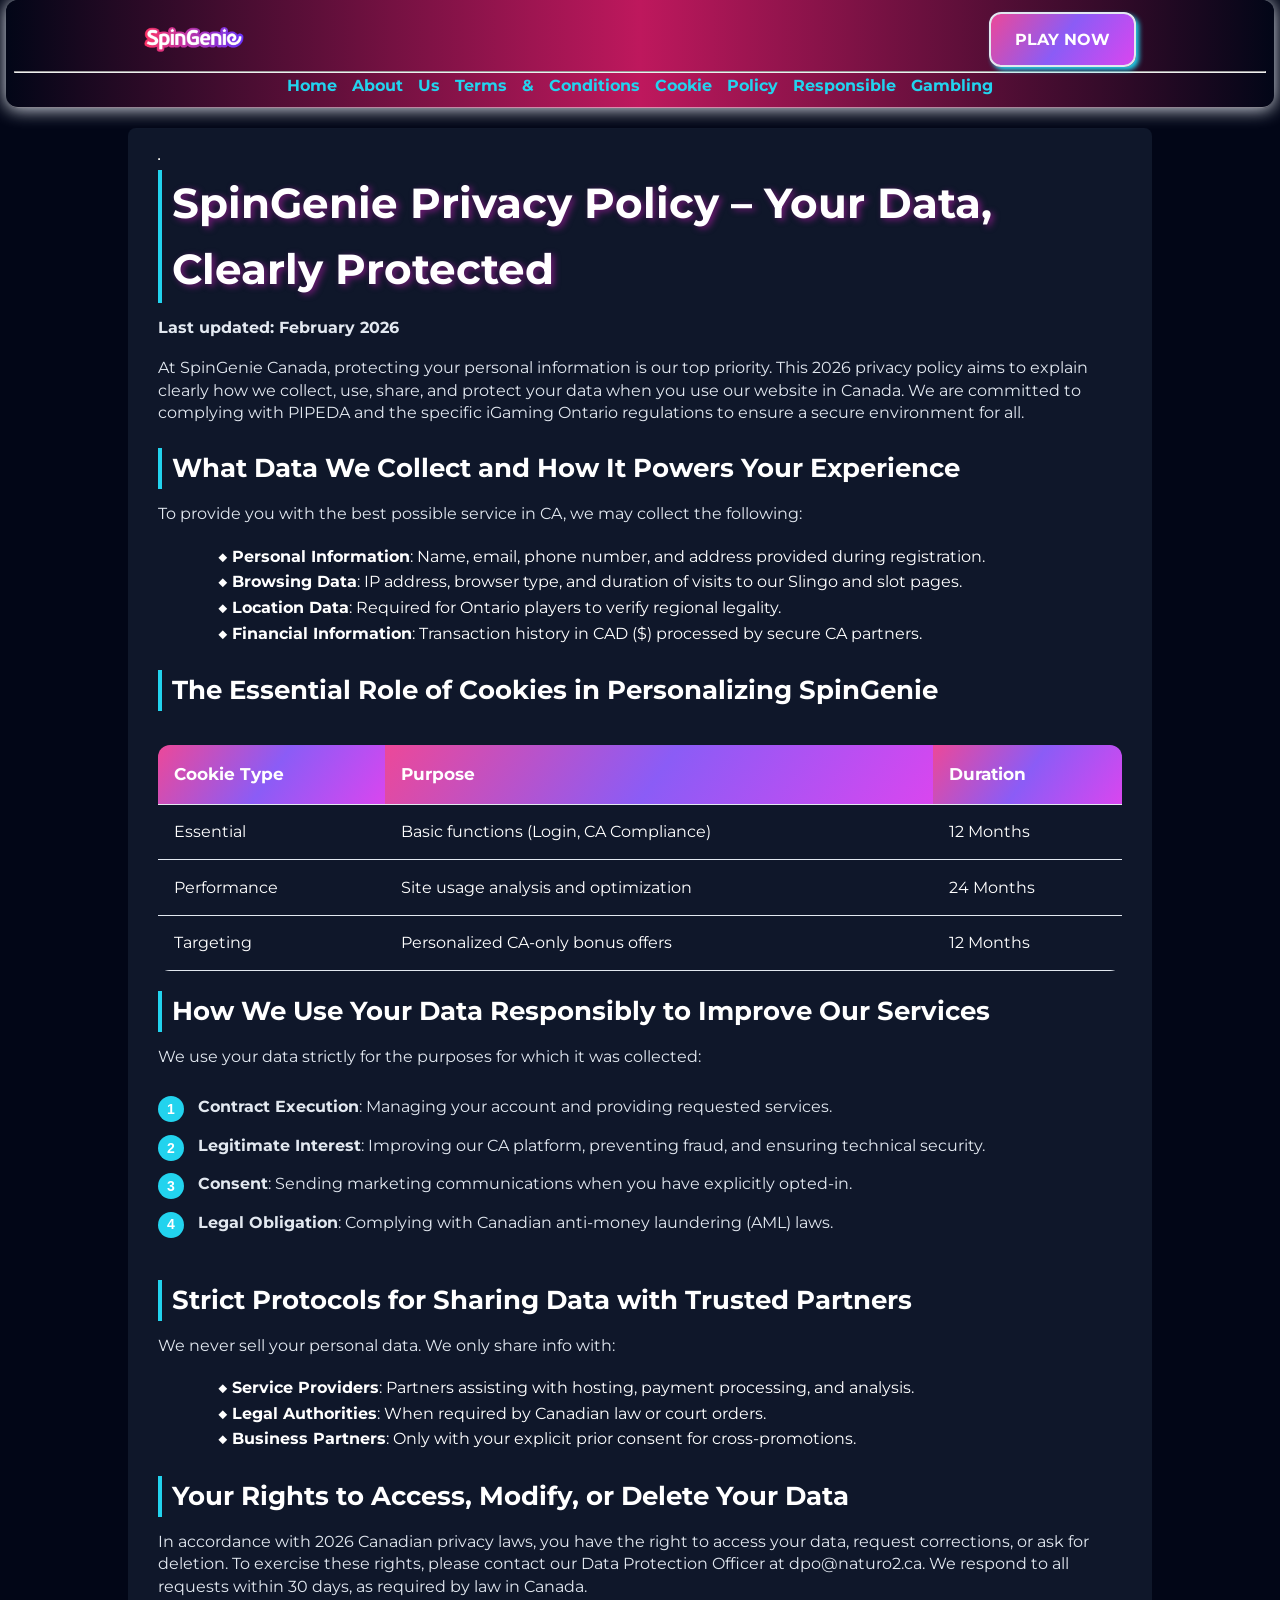
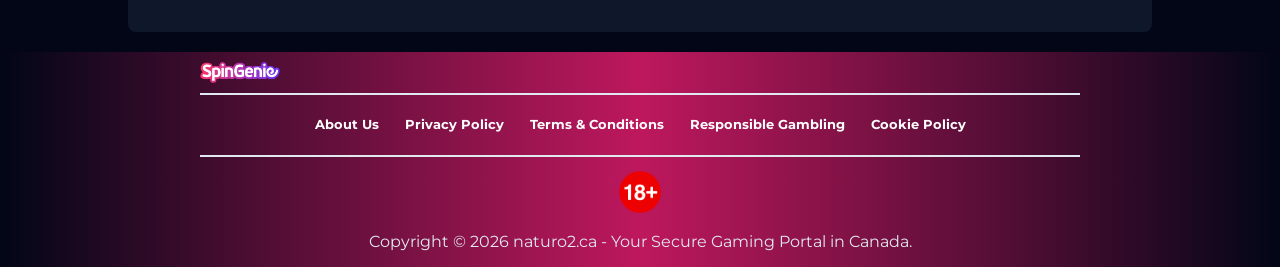
<file: privacy-policy/index.html>
<!DOCTYPE html>
<html lang="en">

<head>
    <meta charset="UTF-8">
    <meta name="viewport" content="width=device-width, initial-scale=1.0">
    <link rel="stylesheet" href="/style.css">
    <link rel="shortcut icon" href="/favicon.ico" type="image/x-icon">
    <title>SpinGenie Privacy Policy – Your Data Safety in CA</title>
    <meta name="description"
        content="Read the SpinGenie Canada Privacy Policy. We guarantee total transparency and 2026 security standards for your personal data.">
    <link rel="canonical" href="https://www.naturo2.ca/privacy-policy/">
</head>

<body>
    <header>
        <div class="logo-container">
            <a href="/">
                <img src="/img/logo.webp" alt="SpinGenie Logo" width="100" height="80">
            </a>
            <a href="/play/" class="btn" rel="nofollow" content="noindex">PLAY NOW</a>
        </div>
        <hr>
        <nav class="navigation-list">
            <a href="/">Home</a>
            <a href="/about-us/">About Us</a>
            <a href="/terms-and-conditions/">Terms & Conditions</a>
            <a href="/cookie-policy/">Cookie Policy</a>
            <a href="/responsible-gambling/">Responsible Gambling</a>
        </nav>
    </header>
    <main>
        <div class="container-long">
            <hr class="title-line">
            <h1>SpinGenie Privacy Policy – Your Data, Clearly Protected</h1>
            <p><strong>Last updated: February 2026</strong></p>
            <p>At SpinGenie Canada, protecting your personal information is our top priority. This 2026 privacy policy
                aims to explain clearly how we collect, use, share, and protect your data when you use our website in
                Canada. We are committed to complying with PIPEDA and the specific iGaming Ontario regulations to ensure
                a secure environment for all.</p>

            <h2>What Data We Collect and How It Powers Your Experience</h2>
            <p>To provide you with the best possible service in CA, we may collect the following:</p>
            <ul>
                <li><strong>Personal Information</strong>: Name, email, phone number, and address provided during
                    registration.</li>
                <li><strong>Browsing Data</strong>: IP address, browser type, and duration of visits to our Slingo and
                    slot pages.</li>
                <li><strong>Location Data</strong>: Required for Ontario players to verify regional legality.</li>
                <li><strong>Financial Information</strong>: Transaction history in CAD ($) processed by secure CA
                    partners.</li>
            </ul>

            <h2>The Essential Role of Cookies in Personalizing SpinGenie</h2>
            <div class="table-wrapper">
                <table>
                    <tr>
                        <th>Cookie Type</th>
                        <th>Purpose</th>
                        <th>Duration</th>
                    </tr>
                    <tr>
                        <td>Essential</td>
                        <td>Basic functions (Login, CA Compliance)</td>
                        <td>12 Months</td>
                    </tr>
                    <tr>
                        <td>Performance</td>
                        <td>Site usage analysis and optimization</td>
                        <td>24 Months</td>
                    </tr>
                    <tr>
                        <td>Targeting</td>
                        <td>Personalized CA-only bonus offers</td>
                        <td>12 Months</td>
                    </tr>
                </table>
            </div>

            <h2>How We Use Your Data Responsibly to Improve Our Services</h2>
            <p>We use your data strictly for the purposes for which it was collected:</p>
            <ol class="pink-circle-list">
                <li>
                    <p><strong>Contract Execution</strong>: Managing your account and providing requested services.</p>
                </li>
                <li>
                    <p><strong>Legitimate Interest</strong>: Improving our CA platform, preventing fraud, and ensuring
                        technical security.</p>
                </li>
                <li>
                    <p><strong>Consent</strong>: Sending marketing communications when you have explicitly opted-in.</p>
                </li>
                <li>
                    <p><strong>Legal Obligation</strong>: Complying with Canadian anti-money laundering (AML) laws.</p>
                </li>
            </ol>

            <h2>Strict Protocols for Sharing Data with Trusted Partners</h2>
            <p>We never sell your personal data. We only share info with:</p>
            <ul>
                <li><strong>Service Providers</strong>: Partners assisting with hosting, payment processing, and
                    analysis.</li>
                <li><strong>Legal Authorities</strong>: When required by Canadian law or court orders.</li>
                <li><strong>Business Partners</strong>: Only with your explicit prior consent for cross-promotions.</li>
            </ul>

            <h2>Your Rights to Access, Modify, or Delete Your Data</h2>
            <p>In accordance with 2026 Canadian privacy laws, you have the right to access your data, request
                corrections, or ask for deletion. To exercise these rights, please contact our Data Protection Officer
                at dpo@naturo2.ca. We respond to all requests within 30 days, as required by law in Canada.</p>
        </div>
    </main>
    <footer>
        <a href="/">
            <img src="/img/logo.webp" alt="SpinGenie Logo" width="80" height="80">
        </a>
        <hr class="faq-hr">
        <div class="flex-wrapper">
            <a href="/about-us/">About Us</a>
            <a href="/privacy-policy/">Privacy Policy</a>
            <a href="/terms-and-conditions/">Terms & Conditions</a>
            <a href="/responsible-gambling/">Responsible Gambling</a>
            <a href="/cookie-policy/">Cookie Policy</a>
        </div>
        <hr class="faq-hr">
        <img src="/img/18-icon.webp" alt="18+ Icon" width="50" height="50">
        <p>Copyright © 2026 naturo2.ca - Your Secure Gaming Portal in Canada.</p>
    </footer>
</body>

</html>
</file>
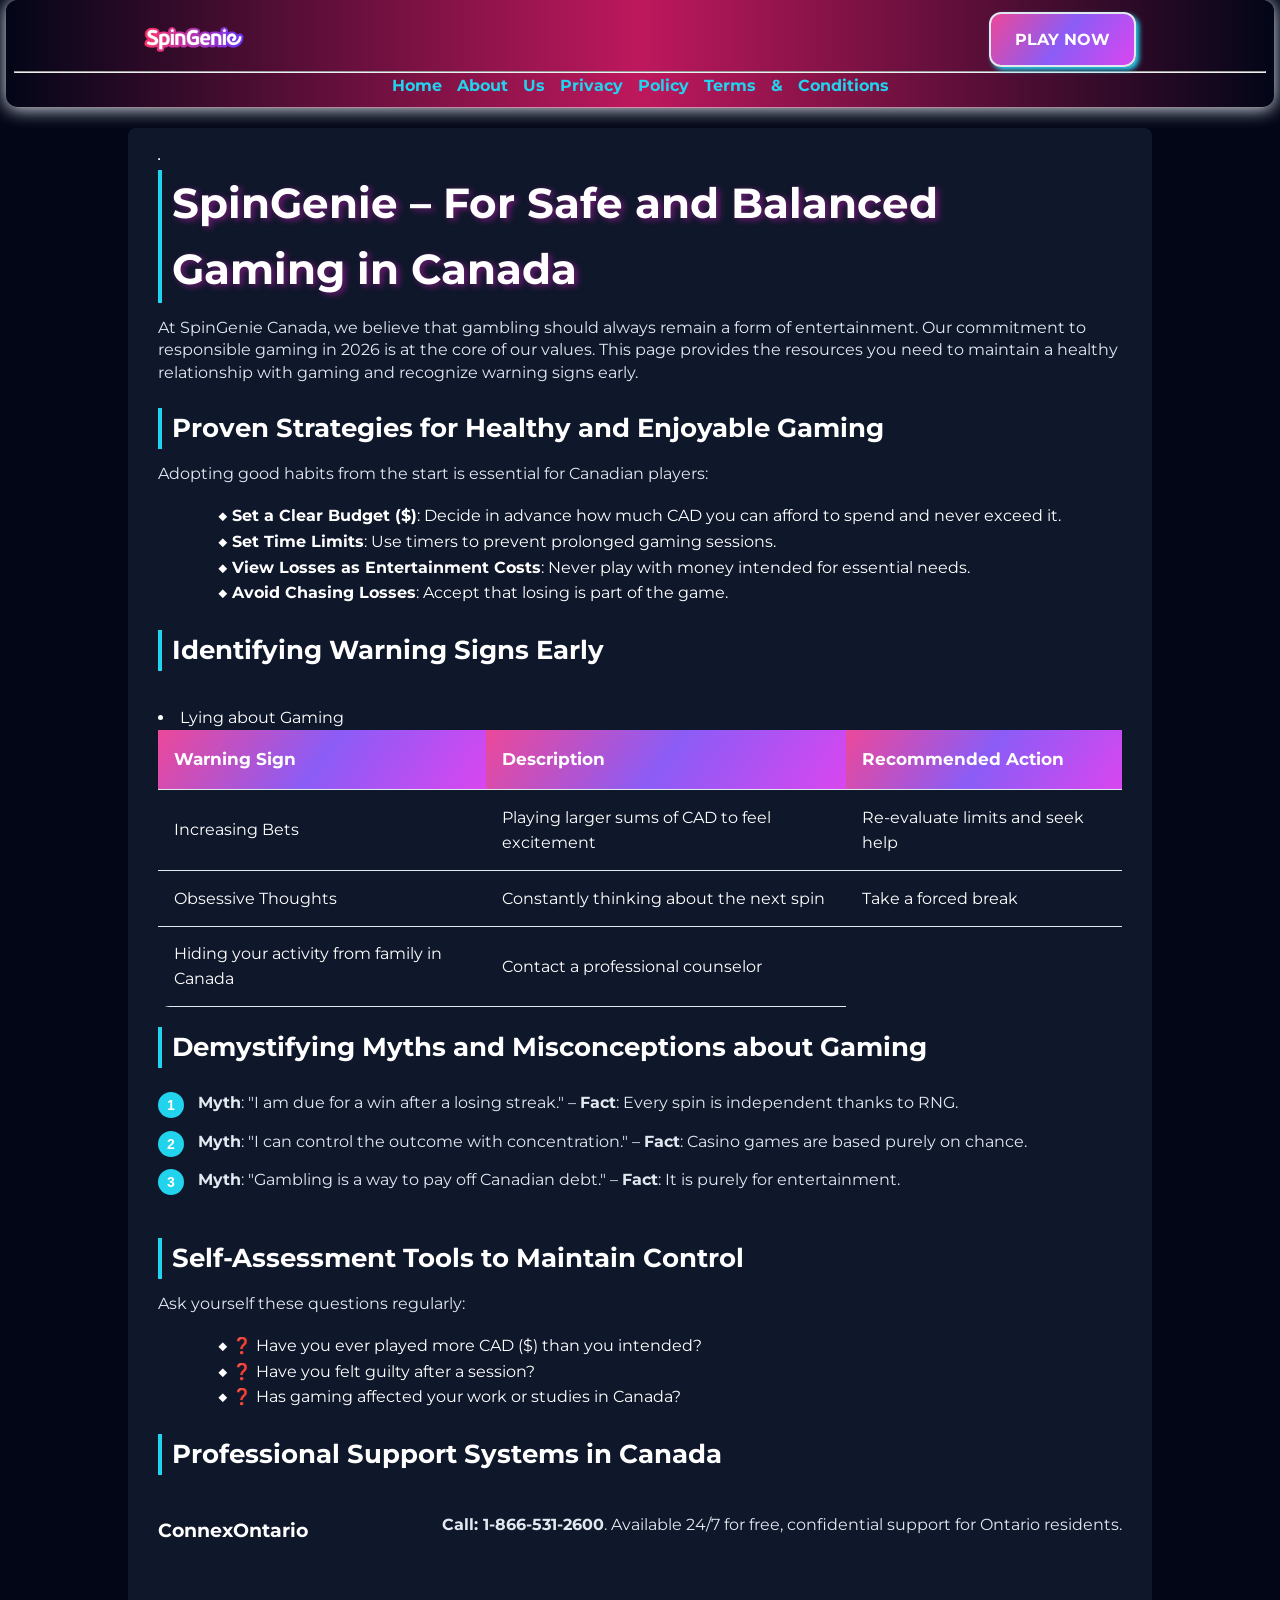
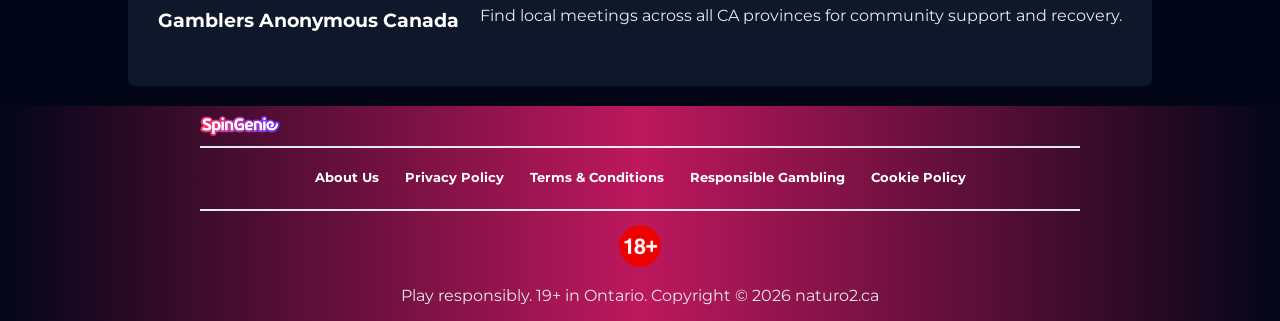
<file: responsible-gambling/index.html>
<!DOCTYPE html>
<html lang="en">

<head>
    <meta charset="UTF-8">
    <meta name="viewport" content="width=device-width, initial-scale=1.0">
    <link rel="stylesheet" href="/style.css">
    <link rel="shortcut icon" href="/favicon.ico" type="image/x-icon">
    <title>Responsible Gambling – Play Safe with SpinGenie Canada</title>
    <meta name="description"
        content="Learn how to stay in control of your gaming at SpinGenie. Tools, strategies, and support for CA players in 2026.">
    <link rel="canonical" href="https://www.naturo2.ca/responsible-gambling/">
</head>

<body>
    <header>
        <div class="logo-container">
            <a href="/">
                <img src="/img/logo.webp" alt="SpinGenie Logo" width="100" height="80">
            </a>
            <a href="/play/" class="btn" rel="nofollow" content="noindex">PLAY NOW</a>
        </div>
        <hr>
        <nav class="navigation-list">
            <a href="/">Home</a>
            <a href="/about-us/">About Us</a>
            <a href="/privacy-policy/">Privacy Policy</a>
            <a href="/terms-and-conditions/">Terms & Conditions</a>
        </nav>
    </header>
    <main>
        <div class="container-long">
            <hr class="title-line">
            <h1>SpinGenie – For Safe and Balanced Gaming in Canada</h1>
            <p>At SpinGenie Canada, we believe that gambling should always remain a form of entertainment. Our
                commitment to responsible gaming in 2026 is at the core of our values. This page provides the resources
                you need to maintain a healthy relationship with gaming and recognize warning signs early.</p>

            <h2>Proven Strategies for Healthy and Enjoyable Gaming</h2>
            <p>Adopting good habits from the start is essential for Canadian players:</p>
            <ul>
                <li><strong>Set a Clear Budget ($)</strong>: Decide in advance how much CAD you can afford to spend and
                    never exceed it.</li>
                <li><strong>Set Time Limits</strong>: Use timers to prevent prolonged gaming sessions.</li>
                <li><strong>View Losses as Entertainment Costs</strong>: Never play with money intended for essential
                    needs.</li>
                <li><strong>Avoid Chasing Losses</strong>: Accept that losing is part of the game.</li>
            </ul>

            <h2>Identifying Warning Signs Early</h2>
            <div class="table-wrapper">
                <table>
                    <tr>
                        <th>Warning Sign</th>
                        <th>Description</th>
                        <th>Recommended Action</th>
                    </tr>
                    <tr>
                        <td>Increasing Bets</td>
                        <td>Playing larger sums of CAD to feel excitement</td>
                        <td>Re-evaluate limits and seek help</td>
                    </tr>
                    <tr>
                        <td>Obsessive Thoughts</td>
                        <td>Constantly thinking about the next spin</td>
                        <td>Take a forced break</td>
                    </tr>
                    <li>Lying about Gaming</td>
                        <td>Hiding your activity from family in Canada</td>
                        <td>Contact a professional counselor</td>
                        </tr>
                </table>
            </div>

            <h2>Demystifying Myths and Misconceptions about Gaming</h2>
            <ol class="pink-circle-list">
                <li>
                    <p><strong>Myth</strong>: "I am due for a win after a losing streak." – <strong>Fact</strong>: Every
                        spin is independent thanks to RNG.</p>
                </li>
                <li>
                    <p><strong>Myth</strong>: "I can control the outcome with concentration." – <strong>Fact</strong>:
                        Casino games are based purely on chance.</p>
                </li>
                <li>
                    <p><strong>Myth</strong>: "Gambling is a way to pay off Canadian debt." – <strong>Fact</strong>: It
                        is purely for entertainment.</p>
                </li>
            </ol>

            <h2>Self-Assessment Tools to Maintain Control</h2>
            <p>Ask yourself these questions regularly:</p>
            <ul>
                <li>❓ Have you ever played more CAD ($) than you intended?</li>
                <li>❓ Have you felt guilty after a session?</li>
                <li>❓ Has gaming affected your work or studies in Canada?</li>
            </ul>

            <h2>Professional Support Systems in Canada</h2>
            <div class="casino-card">
                <h3>ConnexOntario</h3>
                <p><strong>Call: 1-866-531-2600</strong>. Available 24/7 for free, confidential support for Ontario
                    residents.</p>
            </div>
            <div class="casino-card">
                <h3>Gamblers Anonymous Canada</h3>
                <p>Find local meetings across all CA provinces for community support and recovery.</p>
            </div>
        </div>
    </main>
    <footer>
        <a href="/">
            <img src="/img/logo.webp" alt="SpinGenie Logo" width="80" height="80">
        </a>
        <hr class="faq-hr">
        <div class="flex-wrapper">
            <a href="/about-us/">About Us</a>
            <a href="/privacy-policy/">Privacy Policy</a>
            <a href="/terms-and-conditions/">Terms & Conditions</a>
            <a href="/responsible-gambling/">Responsible Gambling</a>
            <a href="/cookie-policy/">Cookie Policy</a>
        </div>
        <hr class="faq-hr">
        <img src="/img/18-icon.webp" alt="18+ Icon" width="50" height="50">
        <p>Play responsibly. 19+ in Ontario. Copyright © 2026 naturo2.ca</p>
    </footer>
</body>

</html>
</file>
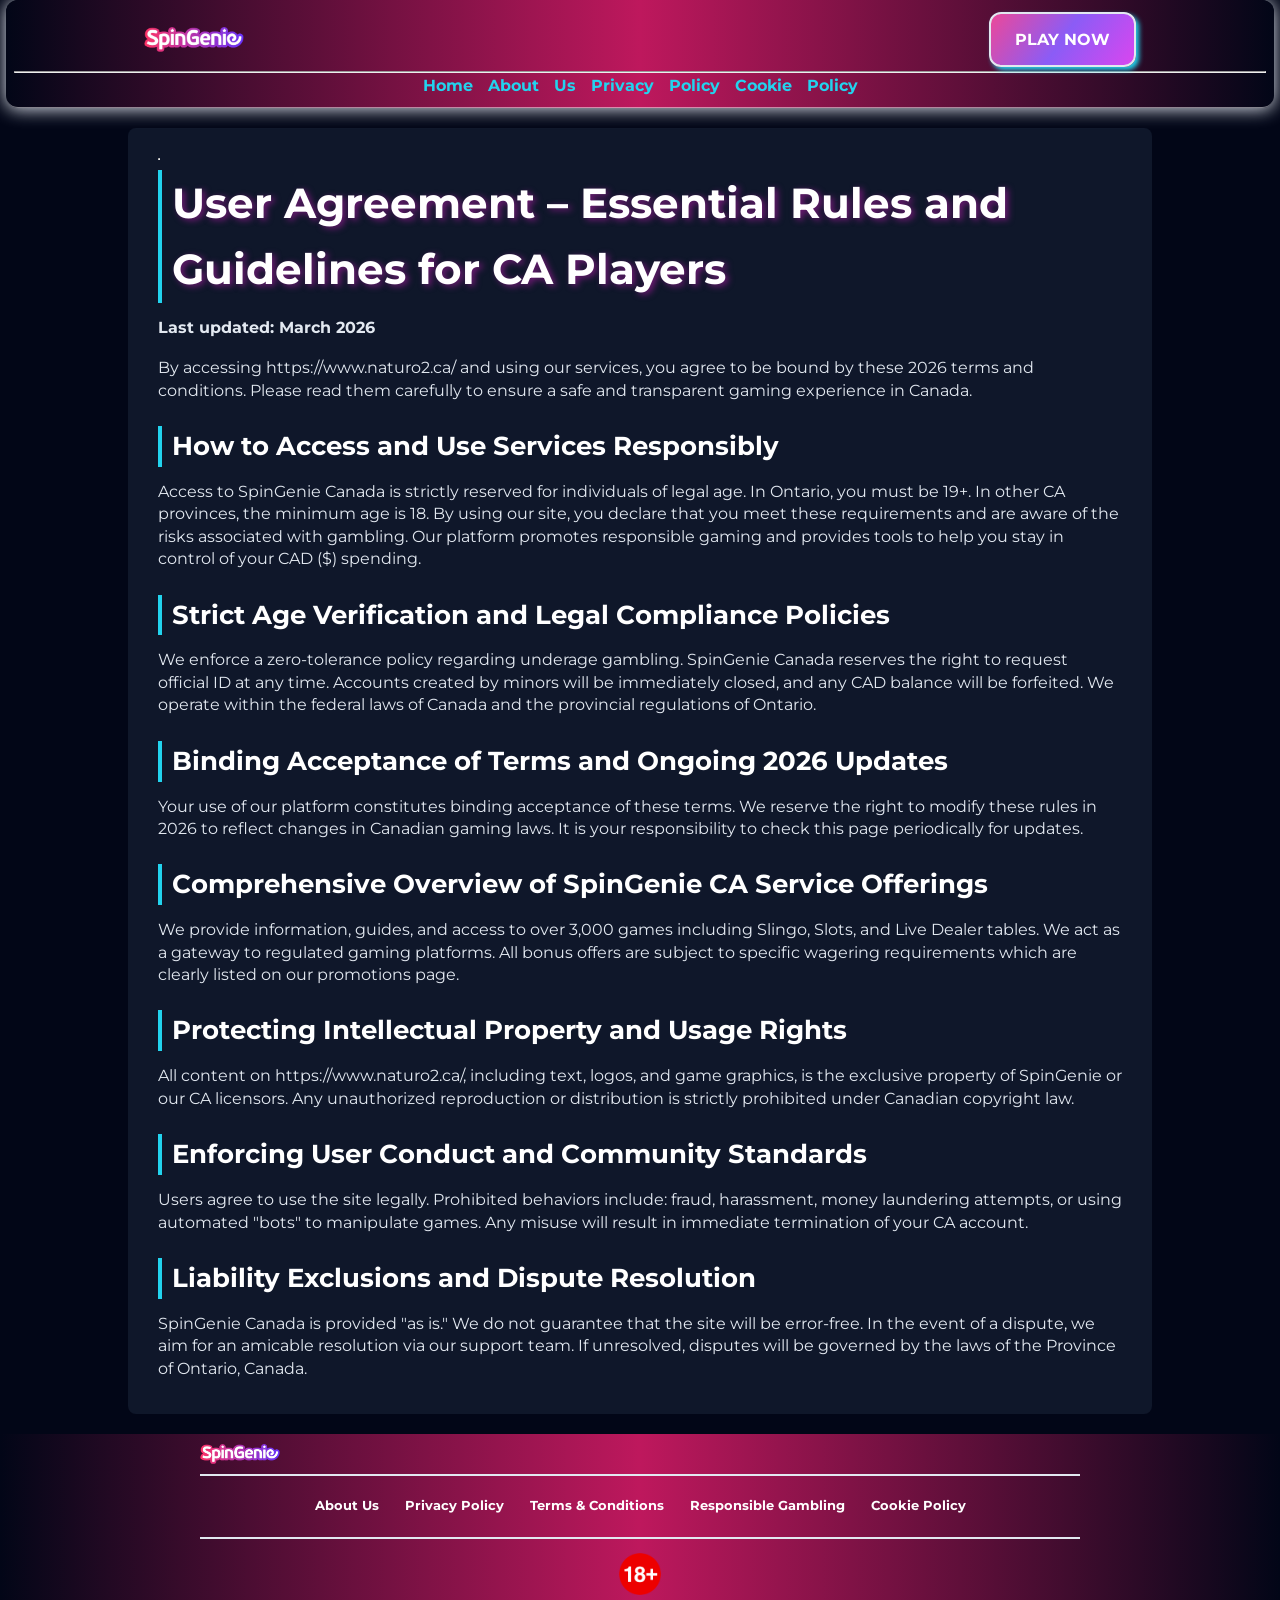
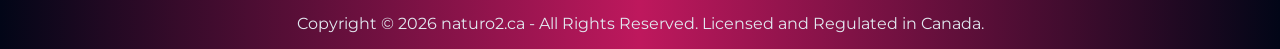
<file: terms-and-conditions/index.html>
<!DOCTYPE html>
<html lang="en">

<head>
    <meta charset="UTF-8">
    <meta name="viewport" content="width=device-width, initial-scale=1.0">
    <link rel="stylesheet" href="/style.css">
    <link rel="shortcut icon" href="/favicon.ico" type="image/x-icon">
    <title>Terms & Conditions – SpinGenie Canada User Agreement</title>
    <meta name="description"
        content="Understand the legal terms of using SpinGenie Canada. Rules, responsibilities, and 2026 CA compliance standards.">
    <link rel="canonical" href="https://www.naturo2.ca/terms-and-conditions/">
</head>

<body>
    <header>
        <div class="logo-container">
            <a href="/">
                <img src="/img/logo.webp" alt="SpinGenie Logo" width="100" height="80">
            </a>
            <a href="/play/" class="btn" rel="nofollow" content="noindex">PLAY NOW</a>
        </div>
        <hr>
        <nav class="navigation-list">
            <a href="/">Home</a>
            <a href="/about-us/">About Us</a>
            <a href="/privacy-policy/">Privacy Policy</a>
            <a href="/cookie-policy/">Cookie Policy</a>
        </nav>
    </header>
    <main>
        <div class="container-long">
            <hr class="title-line">
            <h1>User Agreement – Essential Rules and Guidelines for CA Players</h1>
            <p><strong>Last updated: March 2026</strong></p>
            <p>By accessing https://www.naturo2.ca/ and using our services, you agree to be bound by these 2026 terms
                and conditions. Please read them carefully to ensure a safe and transparent gaming experience in Canada.
            </p>

            <h2>How to Access and Use Services Responsibly</h2>
            <p>Access to SpinGenie Canada is strictly reserved for individuals of legal age. In Ontario, you must be
                19+. In other CA provinces, the minimum age is 18. By using our site, you declare that you meet these
                requirements and are aware of the risks associated with gambling. Our platform promotes responsible
                gaming and provides tools to help you stay in control of your CAD ($) spending.</p>

            <h2>Strict Age Verification and Legal Compliance Policies</h2>
            <p>We enforce a zero-tolerance policy regarding underage gambling. SpinGenie Canada reserves the right to
                request official ID at any time. Accounts created by minors will be immediately closed, and any CAD
                balance will be forfeited. We operate within the federal laws of Canada and the provincial regulations
                of Ontario.</p>

            <h2>Binding Acceptance of Terms and Ongoing 2026 Updates</h2>
            <p>Your use of our platform constitutes binding acceptance of these terms. We reserve the right to modify
                these rules in 2026 to reflect changes in Canadian gaming laws. It is your responsibility to check this
                page periodically for updates.</p>

            <h2>Comprehensive Overview of SpinGenie CA Service Offerings</h2>
            <p>We provide information, guides, and access to over 3,000 games including Slingo, Slots, and Live Dealer
                tables. We act as a gateway to regulated gaming platforms. All bonus offers are subject to specific
                wagering requirements which are clearly listed on our promotions page.</p>

            <h2>Protecting Intellectual Property and Usage Rights</h2>
            <p>All content on https://www.naturo2.ca/, including text, logos, and game graphics, is the exclusive
                property of SpinGenie or our CA licensors. Any unauthorized reproduction or distribution is strictly
                prohibited under Canadian copyright law.</p>

            <h2>Enforcing User Conduct and Community Standards</h2>
            <p>Users agree to use the site legally. Prohibited behaviors include: fraud, harassment, money laundering
                attempts, or using automated "bots" to manipulate games. Any misuse will result in immediate termination
                of your CA account.</p>

            <h2>Liability Exclusions and Dispute Resolution</h2>
            <p>SpinGenie Canada is provided "as is." We do not guarantee that the site will be error-free. In the event
                of a dispute, we aim for an amicable resolution via our support team. If unresolved, disputes will be
                governed by the laws of the Province of Ontario, Canada.</p>
        </div>
    </main>
    <footer>
        <a href="/">
            <img src="/img/logo.webp" alt="SpinGenie Logo" width="80" height="80">
        </a>
        <hr class="faq-hr">
        <div class="flex-wrapper">
            <a href="/about-us/">About Us</a>
            <a href="/privacy-policy/">Privacy Policy</a>
            <a href="/terms-and-conditions/">Terms & Conditions</a>
            <a href="/responsible-gambling/">Responsible Gambling</a>
            <a href="/cookie-policy/">Cookie Policy</a>
        </div>
        <hr class="faq-hr">
        <img src="/img/18-icon.webp" alt="18+ Icon" width="50" height="50">
        <p>Copyright © 2026 naturo2.ca - All Rights Reserved. Licensed and Regulated in Canada.</p>
    </footer>
</body>

</html>
</file>
<file: style.css>
@font-face {
	font-family: Montserrat;
	src: url('./font/Montserrat-Regular.ttf') format('truetype');
	font-weight: 400;
	font-style: normal;
}
@font-face {
	font-family: Montserrat;
	src: url('./font/Montserrat-Medium.ttf') format('truetype');
	font-weight: 500;
	font-style: normal;
}
@font-face {
	font-family: Montserrat;
	src: url('./font/Montserrat-Bold.ttf') format('truetype');
	font-weight: 700;
	font-style: normal;
}

:root {
	--background-color: #020617;
	--header: linear-gradient(90deg, #020617, #be185d, #020617);
	--txt: #ffffff;
	--btn: linear-gradient(125deg, #ec4899, #8b5cf6, #d946ef);
	--border: 12px;
	--container: #0f172a;
	--link: #22d3ee;
	--p-txt: #e2e8f0;
	--vitrina: radial-gradient(circle at top left, #831843 0%, #020617 100%);
	--shadow: rgba(236, 72, 153, 0.25);
	--btn-shadow: #1e1b4b;
	--second-shadow: #701a75;
}

* {
	margin: 0;
	padding: 0;
	box-sizing: border-box;
}

html {
	scroll-padding-top: 120px;
	scroll-behavior: smooth;
}

body {
	font-family: 'Montserrat', sans-serif;
	line-height: 1.6;
	color: var(--txt);
	background: var(--background-color);
	font-size: 1rem;
}

main {
	max-width: 80%;
	margin: 10px auto;
}

img,
video {
	max-width: 100%;
	height: auto;
	display: block;
}

a {
	text-decoration: none;
	color: var(--link);
	transition: color 0.3s ease;
}

a:hover {
	color: var(--btn-hover);
}

.accent-link {
	color: var(--btn);
}

h1 {
	display: inline-block;
	font-size: 2.6rem;
	background-size: 200% auto;
	color: var(--txt);
	text-shadow: 3px 2px 6px var(--second-shadow);
	border-left: 4px solid var(--link);
	padding-left: 10px;
}

h2 {
	position: relative;
	font-size: 1.6rem;
	margin-top: 10px;
	color: var(--txt);
	border-left: 4px solid var(--link);
	padding-left: 10px;
}
h2::before {
	content: '';
	position: absolute;
	top: 10%;
	width: 25px;
	height: 25px;
	background: var(--second-shadow);
	animation: morph 6s infinite;
	z-index: -1;
}

h3 {
	font-size: 1.2rem;
	margin-top: 10px;
	color: var(--txt);
}

ul {
	list-style: none;
	margin: 10px;
	color: var(--txt);
	margin: 4px 60px;
}

ul li::before {
	content: '◆ ';
	color: var(--btn);
}
/* custom list */
.pink-circle-list {
	counter-reset: step;
	list-style: none;
	padding-left: 0;
	margin: 10px 0;
}

.pink-circle-list li {
	counter-increment: step;
	margin-bottom: 1em;
	position: relative;
	padding-left: 40px;
}

.pink-circle-list li::before {
	content: counter(step);
	position: absolute;
	left: 0;
	top: 0;
	width: 26px;
	height: 26px;
	background-color: var(--link);
	color: var(--white);
	font-weight: bold;
	border-radius: 50%;
	display: flex;
	align-items: center;
	justify-content: center;
	font-family: sans-serif;
	font-size: 14px;
}

/*  */
p {
	color: var(--p-txt);
	font-size: 1rem;
	line-height: 1.4rem;
	margin: 4px 0;
}

blockquote {
	padding: 10px;
	font-style: italic;
	color: var(--p-txt);
	margin: 20px auto;
	background-color: var(--background-color);
	border-left: 4px solid var(--btn);
	border-right: 4px solid var(--btn);
}

.btn,
.btn-white {
	display: inline-block;
	background: var(--btn);
	color: var(--txt);
	padding: 0.8rem 1.5rem;
	border: 2px solid var(--p-txt);
	border-radius: var(--border);
	corner-shape: bevel;
	font-weight: bold;
	transition: all 0.3s ease;
	cursor: pointer;

	/* Базовое лёгкое свечение */
	box-shadow: 3px 3px 5px var(--link);
}

/* Эффект при наведении */
.btn:hover {
	box-shadow: 5px 5px 15px var(--container);
	transform: scale(0.95);
	color: var(--txt);
}

.btn-white {
	background-color: var(--txt);
}

.btn-white:hover {
	box-shadow: 0 0 10px var(--txt);
	transform: scale(1.05);
	color: var(--p-txt);
}

header {
	width: 99%;
	background: var(--header);
	position: sticky;
	top: 0;
	z-index: 100;
	border-bottom: 1px solid rgba(255, 255, 255, 0.5);
	border-radius: var(--border);
	corner-shape: bevel;
	box-shadow: 0 1px 18px var(--p-txt);
	padding: 8px;
	margin: 0 auto;
	overflow: hidden;
}

.logo-container {
	display: flex;
	align-items: center;
	justify-content: space-between;
	width: 80%;
	margin: 0 auto;
	padding: 4px;
}

.logo {
	position: relative;
	border-radius: var(--border);
	overflow: hidden;
}

.logo::before {
	content: '';
	position: absolute;
	top: 0;
	width: 90%;
	height: 90%;
	background: var(--txt);
	box-shadow: 0 0 5px var(--txt);
	z-index: -1;
	animation: morph 8s infinite;
}

@keyframes morph {
	0% {
		border-radius: 60% 40% 30% 70% / 60% 30% 70% 40%;
	}
	25% {
		border-radius: 45% 55% 50% 50% / 55% 45% 55% 45%;
	}
	50% {
		border-radius: 30% 70% 70% 30% / 30% 30% 70% 70%;
	}
	75% {
		border-radius: 55% 45% 40% 60% / 45% 55% 45% 55%;
	}
	100% {
		border-radius: 60% 40% 30% 70% / 60% 30% 70% 40%;
	}
}

.logo-nav-container {
	display: flex;
	gap: 30px;
}

.navigation-list {
	text-align: center;
	word-spacing: 10px;
}

.container {
	margin: 20px auto;
	display: flex;
	align-items: center;
	justify-content: center;
	gap: 20px;
	padding: 30px;

	background: var(--container);
}

.container-long {
	margin: 20px auto;
	display: flex;
	flex-direction: column;
	align-items: start;
	justify-content: center;
	gap: 10px;
	padding: 30px;
	background: var(--container);
}

.container,
.container-long,
.casino-vitrina {
	border-radius: calc(var(--border) / 1.5);
	corner-shape: bevel;
	background: var(--container);
	animation: rotation 3s infinite;
}

@keyframes rotation {
	0%,
	50% {
		box-shadow:
			2px 0 8px var(--link),
			-2px 0 8px var(--second-shadow),
			0 2px 8px var(--p-txt),
			0 -2px 8px var(--link);
	}
	25%,
	100% {
		box-shadow:
			-2px 0 8px var(--link),
			2px 0 8px var(--second-shadow),
			0 -2px 8px var(--p-txt),
			0 2px 8px var(--link);
	}
}

.flex-container {
	margin: 20px auto;
	display: flex;
	align-items: center;
	justify-content: start;
	gap: 20px;
}

.flex-wrapper {
	margin: 10px auto;
	display: flex;
	align-items: self-start;
	justify-content: center;
	gap: 26px;
}

.container img,
.container-left img,
.container-long img {
	border-radius: calc(var(--border) / 2);
	box-shadow: 0 0 3px var(--link);
	corner-shape: bevel;
	width: 480px;
	height: auto;
}

.btn-container {
	display: flex;
	align-items: center;
	justify-content: space-between;
	margin: 20px auto;
}

.casino-vitrina {
	display: flex;
	flex-direction: column;
	background: var(--vitrina);
	border-left: 1px solid rgba(0, 0, 0, 0.6);
	border-radius: var(--border);
	padding: 20px 20px;
}

.casino-card {
	display: flex;
	align-items: center;
	justify-content: space-between;
	background-color: var(--container);
	border-radius: 10px;
	overflow: hidden;
	margin: 20px auto;
	color: #fff;
	width: 100%;
}

.casino-rank {
	background: var(--link);
	padding: 60px 10px;
	font-size: 18px;
	font-weight: bold;
	color: white;
	display: flex;
	align-items: center;
	justify-content: center;
}

.casino-left {
	display: flex;
	flex-direction: column;
	align-items: self-start;
	justify-content: center;
	padding: 10px;
	gap: 10px;
}

.casino-logo {
	width: 200px;
	height: auto;
	border-radius: var(--border);
}

.casino-rating {
	background-color: var(--link);
	color: var(--txt);
	padding: 4px 10px;
	border-radius: 20px;
	font-weight: bold;
	display: inline-block;
	gap: 4px;
	margin-top: 12px;
	cursor: pointer;
}

.casino-center {
	padding: 0 20px;
	display: flex;
	gap: 10px;
}

.casino-title {
	margin: 0;
	font-size: 18px;
	font-weight: bold;
}

.casino-actions {
	display: flex;
	flex-direction: column;
	align-items: start;
	justify-content: start;
	gap: 10px;
	padding: 10px;
	width: 16%;
}

.btn-red-bonus {
	padding: 8px 12px;
	background: var(--btn);
	border-radius: 12px;
	border: 3px solid var(--p-txt);
	transition: all 0.4s ease;
	text-align: center;
	width: 100%;
	color: var(--white);
}

.btn-red-bonus:hover {
	background: var(--header);
	transform: scale(0.9);
	border: 3px solid var(--link);
	color: var(--txt);
}

.table-wrapper {
	overflow-x: auto;
	margin-top: 1.5rem;
	border-radius: var(--border);
	width: 100%;
}

.table-wrapper table {
	width: 100%;
	border-collapse: collapse;
	color: var(--txt);
	font-size: 1rem;
	min-width: 320px;
}

.table-wrapper th {
	background: var(--btn);
	color: var(--txt);
	padding: 1rem;
	text-align: left;
	font-weight: 600;
	font-size: 1.05rem;
	border-bottom: 1px solid var(--p-txt);
}

.table-wrapper td {
	padding: 0.9rem 1rem;
	border-bottom: 1px solid var(--p-txt);
	color: var(--light-color);
}

.table-wrapper a {
	color: var(--link);
	text-decoration: none;
	font-weight: 600;
}

.table-wrapper a:hover {
	color: var(--accent);
	text-decoration: underline;
}

/* game block */
.breake {
	display: flex;
	flex-wrap: wrap;
	align-items: center;
	justify-content: centerx;
	width: 100%;
	margin: 20px auto;
	gap: 10px;
}

.breake-block {
	display: flex;
	align-items: center;
	justify-content: space-between;
	gap: 10px;
	padding: 10px 16px;
	border-radius: var(--border);
	background-color: var(--vitrina);
}

.breake-block p {
	background-color: var(--txt);
	border-radius: 120px;
	padding: 10px 12px;
	color: var(--btn-shadow);
	font-weight: 500;
}

.faq-hr {
	border: 1px solid var(--p-txt);
	width: 100%;
}

footer {
	display: flex;
	flex-direction: column;
	align-items: center;
	background: var(--header);
	padding: 10px 200px;
	font-size: 0.8rem;
	gap: 10px;
}

footer a,
.navigation-list {
	font-weight: 600;
	align-self: self-start;
	color: var(--txt);
}

footer a:hover {
	text-shadow: 0 0 5px var(--link);
	color: var(--link);
}

.footer-hr {
	border: 1px solid var(--p-txt);
	width: 100%;
}

.banner-bottom {
	position: fixed;
	bottom: 0;
	left: 0;
	right: 0;
	width: 98%;
	background: #0000004d;
	border-top: 1px solid var(--link);
	border-radius: var(--border);
	corner-shape: bevel;
	padding: 15px 20px;
	margin: 0 auto;
	box-shadow: 0 0 10px var(--second-shadow);
	backdrop-filter: blur(8px);
	display: flex;
	align-items: center;
	justify-content: center;
	gap: 40px;
	z-index: 1000;
}

.banner-bottom::before {
	content: '';
	position: absolute;
	top: 0;
	left: -150%;
	width: 50%;
	height: 100%;
	background: linear-gradient(90deg, transparent, rgba(255, 255, 255, 0.4), transparent);
	transform: skewX(-20deg);
	transition: none;
	animation: shiny 3s infinite;
}

@keyframes shiny {
	0% {
		left: -150%;
	}
	20% {
		left: 150%;
	}
	100% {
		left: 150%;
	}
}

@media (max-width: 1024px) {
	main {
		max-width: 90%;
	}

	.logo-container {
		width: 96%;
	}

	.logo {
		width: 100px;
	}

	.container img,
	.container-left img,
	.container-long img {
		width: 300px;
		height: auto;
	}

	.btn-container {
		flex-direction: column;
		justify-content: center;
		align-items: flex-start;
	}

	footer {
		padding: 10px 100px;
	}
}

@media (max-width: 768px) {
	h1 {
		font-size: 2rem;
	}
	main {
		max-width: 96%;
	}

	ul {
		margin: 4px 10px;
	}

	/* header */
	header {
		padding: 5px;
	}

	header hr {
		display: none;
	}

	.navigation-list {
		display: none;
	}
	.logo-container {
		width: 96%;
	}

	.container,
	.container-long,
	.casino-vitrina {
		box-shadow: 5px 3px 5px var(--shadow);
	}

	.container,
	.container-left,
	.container-long,
	.flex-wrapper {
		flex-direction: column;
		padding: 12px;
		gap: 10px;
	}

	.container img,
	.container-left img,
	.container-long img {
		width: 100%;
		height: auto;
	}

	.btn-container {
		flex-direction: column;
		justify-content: center;
		align-items: flex-start;
		gap: 20px;
	}

	.btn,
	.btn-white {
		border-radius: calc(var(--border) / 2);
		padding: 6px 12px;
	}

	/* vitrina */

	.casino-card {
		flex-direction: column;
	}

	.breake-block {
		padding: 10px;
	}

	.casino-rank {
		height: 0;
		width: 100%;
		padding: 14px 0;
	}

	.casino-logo {
		width: 300px;
		height: auto;
	}

	.casino-actions {
		width: 50%;
		margin-bottom: 10px;
	}

	.table-wrapper th {
		padding: 12px;
	}

	.banner-bottom {
		gap: 10px;
		width: 100vw;
	}
	/*  */
	footer {
		padding: 10px 20px;
	}
}
</file>
